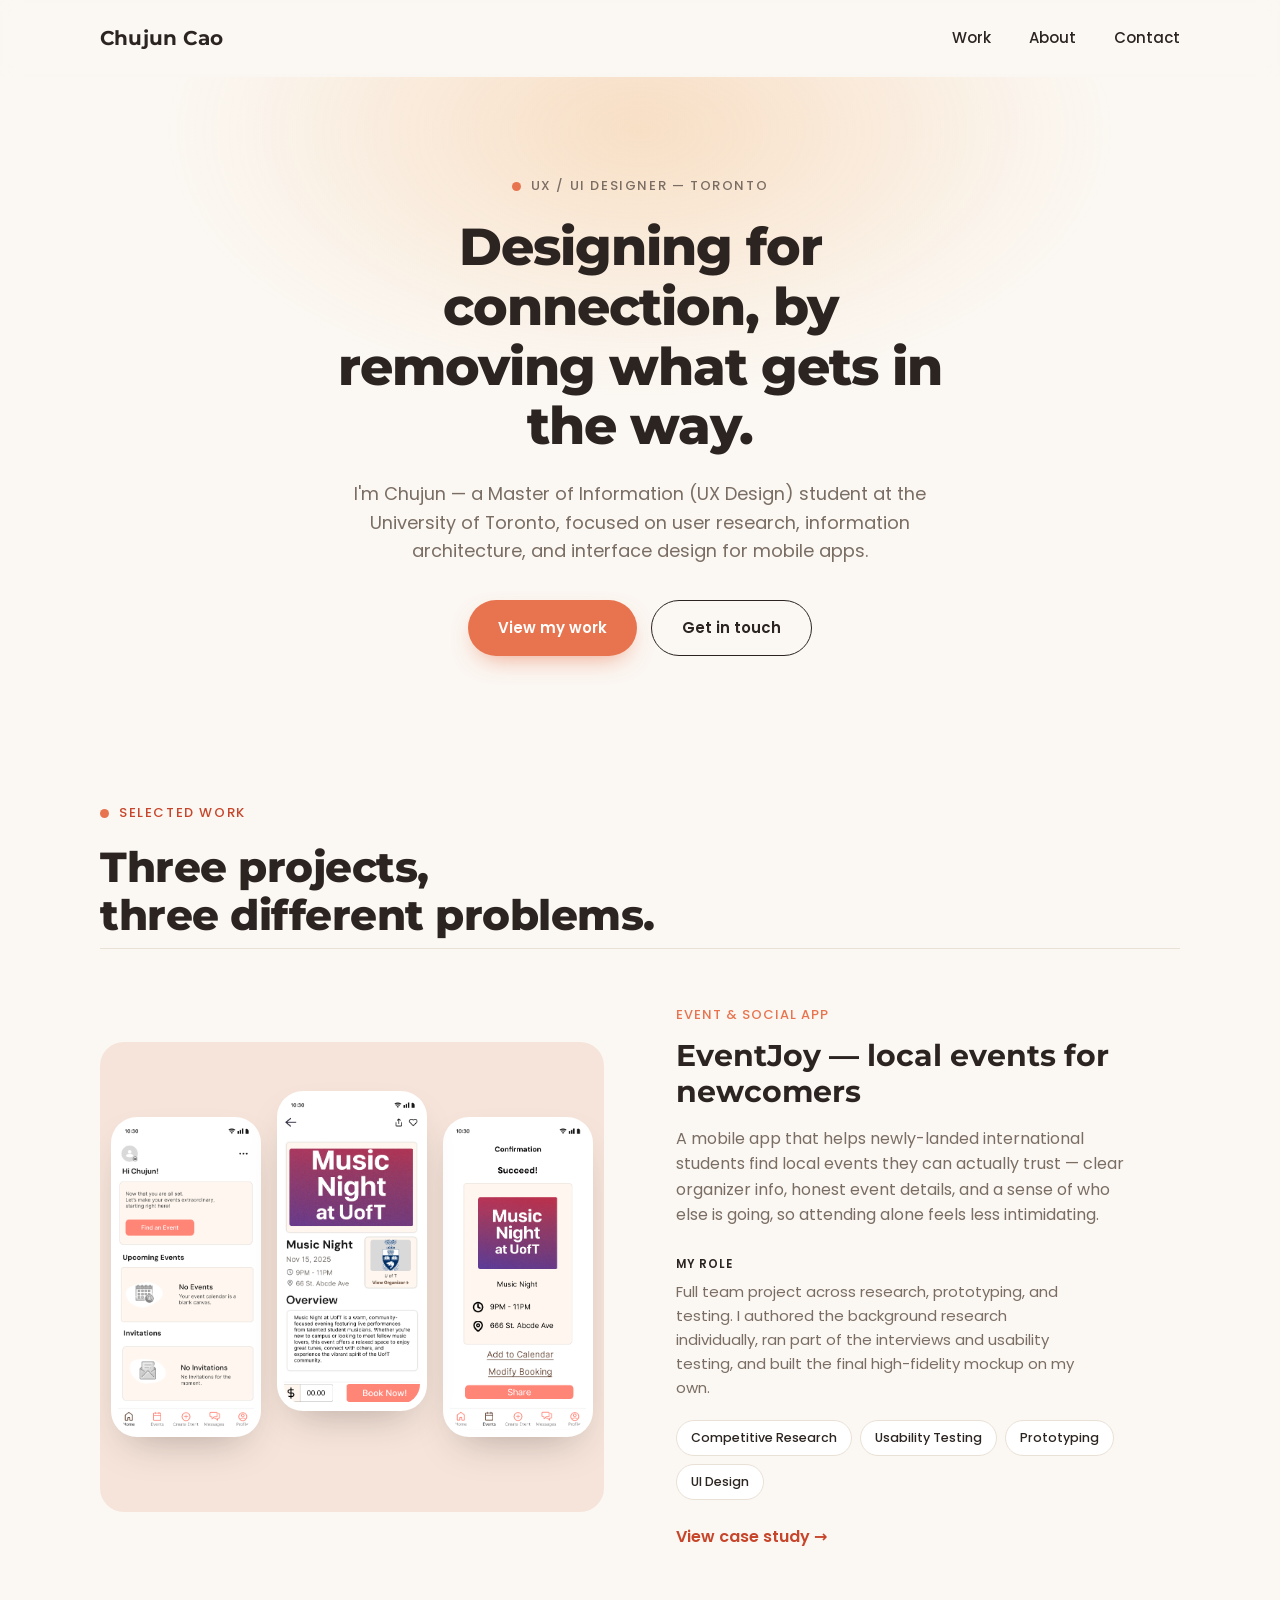
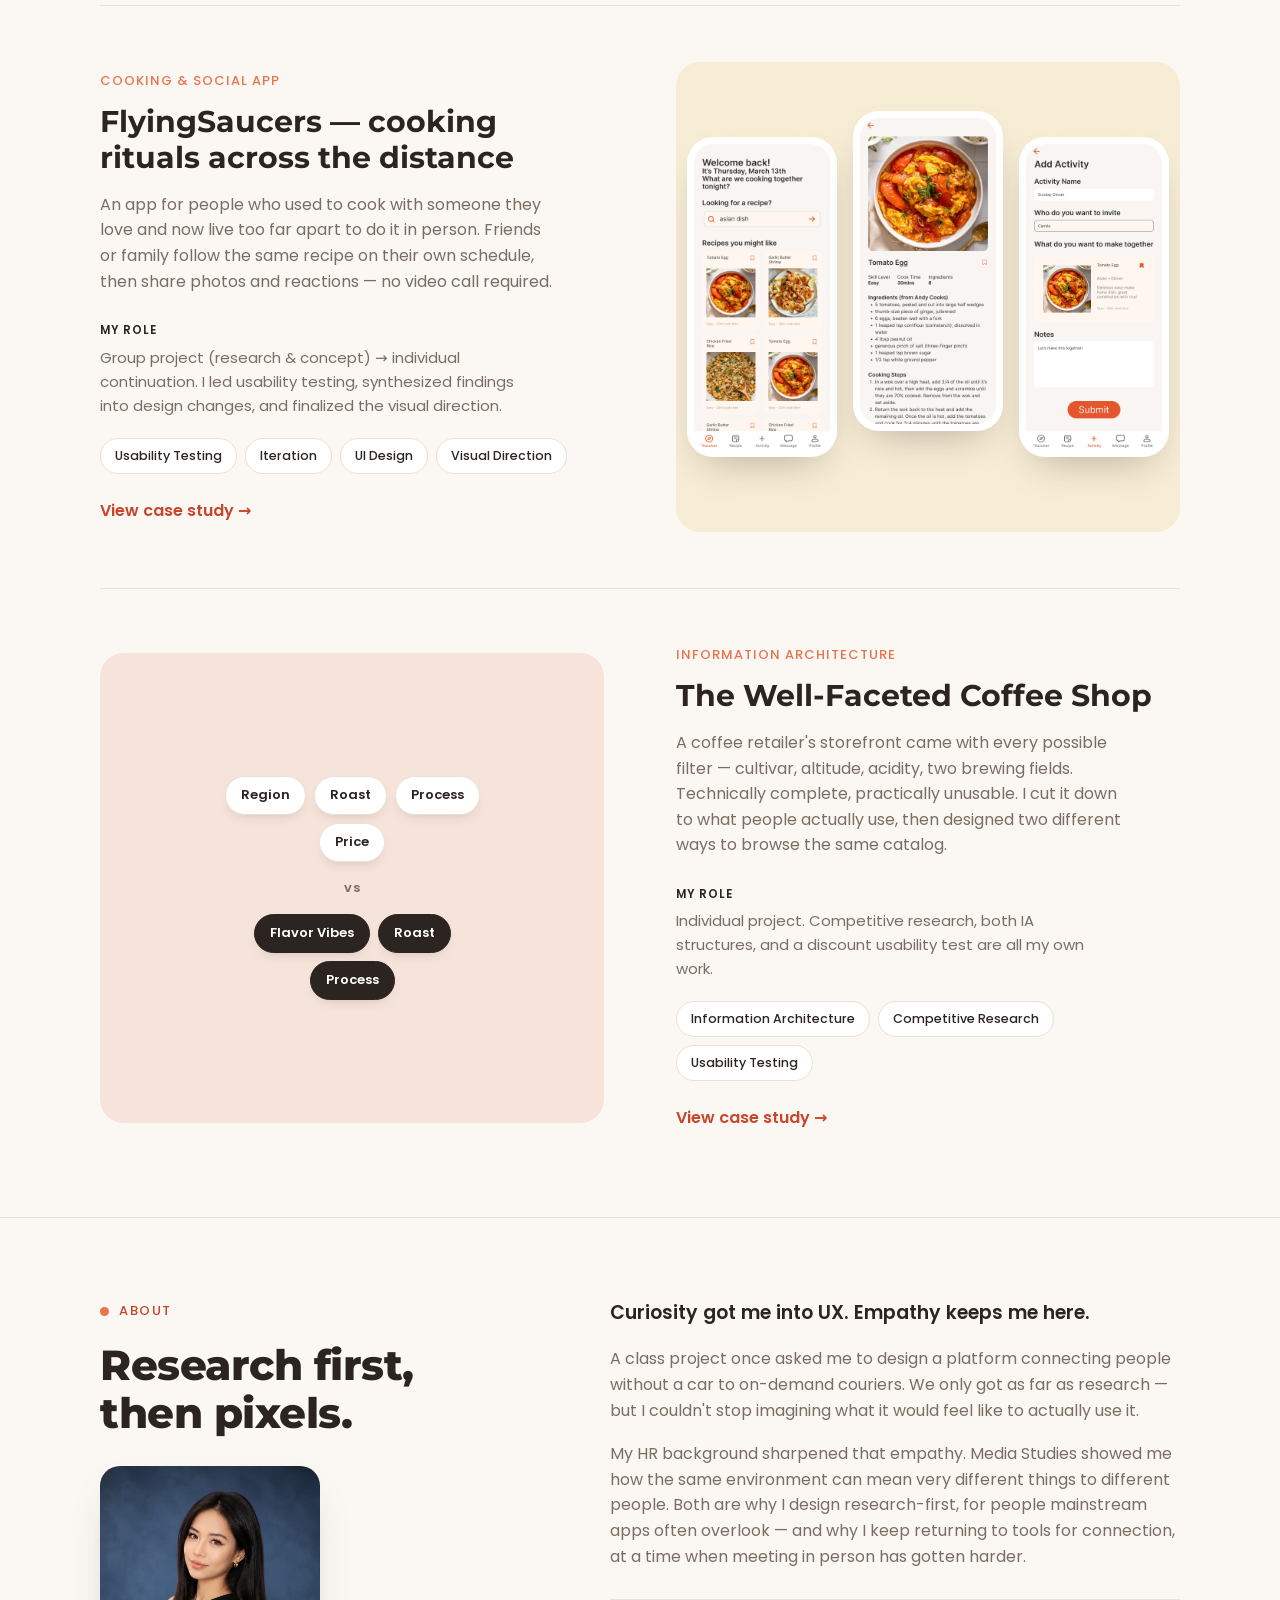
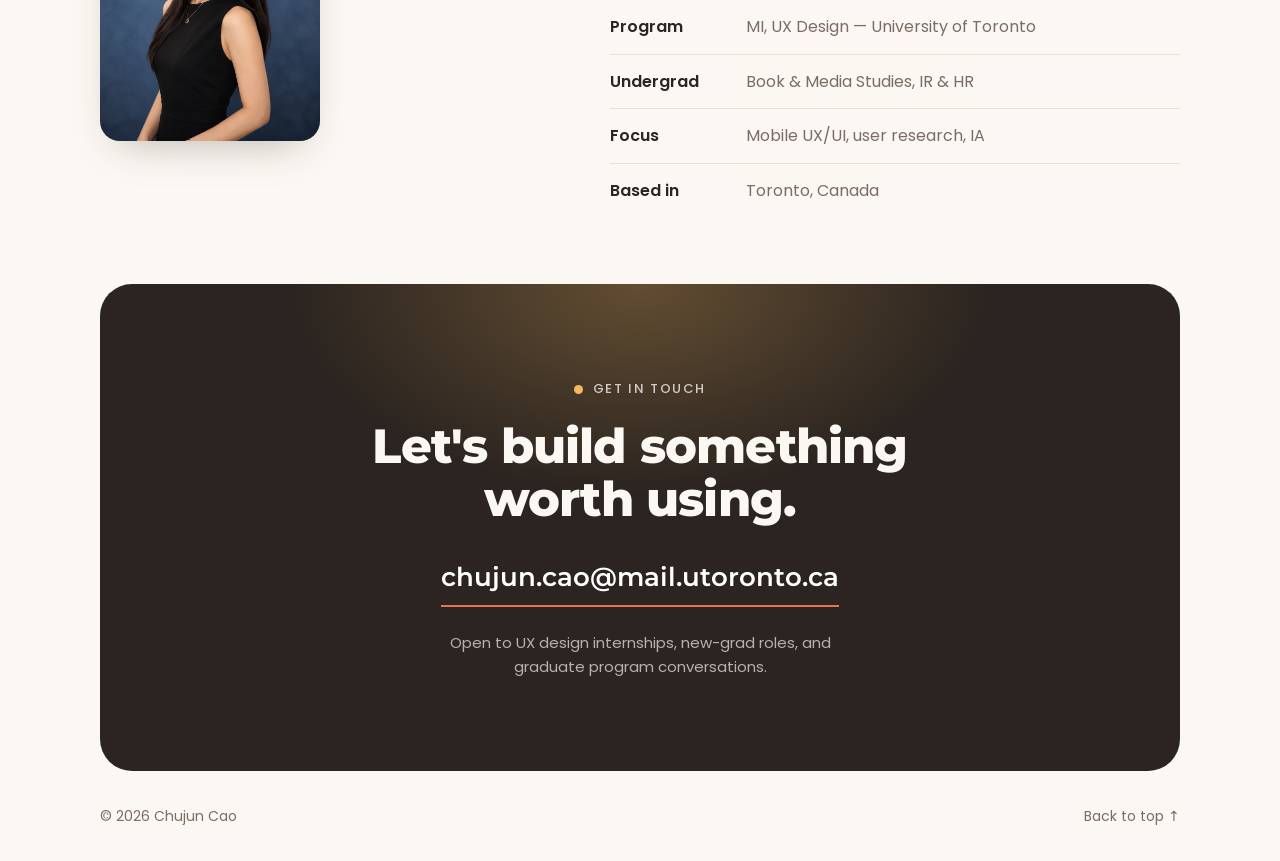
<file: index.html>
<!DOCTYPE html>
<html lang="en">
<head>
  <meta charset="UTF-8" />
  <meta name="viewport" content="width=device-width, initial-scale=1.0" />
  <title>Chujun Cao — UX/UI Designer</title>
  <meta name="description" content="Chujun Cao — UX/UI designer. Master of Information (UX Design) at the University of Toronto. Mobile app design portfolio." />
  <link rel="icon" href="data:image/svg+xml,%3Csvg xmlns='http://www.w3.org/2000/svg' viewBox='0 0 100 100'%3E%3Ccircle cx='50' cy='50' r='50' fill='%23E8744F'/%3E%3Ctext x='50' y='68' font-family='Georgia,serif' font-size='54' fill='white' text-anchor='middle'%3EC%3C/text%3E%3C/svg%3E" />

  <!-- 字体：Montserrat（标题）+ Poppins（正文），和你 Figma 里的设计一致 -->
  <link rel="preconnect" href="https://fonts.googleapis.com" />
  <link rel="preconnect" href="https://fonts.gstatic.com" crossorigin />
  <link href="https://fonts.googleapis.com/css2?family=Montserrat:wght@500;600;700;800&family=Poppins:wght@300;400;500;600&display=swap" rel="stylesheet" />

  <link rel="stylesheet" href="style.css" />
</head>
<body>

  <!-- ===================== 导航栏 ===================== -->
  <header class="nav" id="top">
    <a class="nav__logo" href="#top">Chujun&nbsp;Cao</a>
    <nav class="nav__links" aria-label="Primary">
      <a href="#work">Work</a>
      <a href="#about">About</a>
      <a href="#contact">Contact</a>
    </nav>
  </header>

  <main>
    <!-- ===================== HERO 首屏 ===================== -->
    <section class="hero reveal">
      <p class="eyebrow"><span class="dot" aria-hidden="true"></span>UX / UI DESIGNER — TORONTO</p>
      <!-- 想改大标题就改这里 -->
      <h1 class="hero__title">Designing for connection, by removing what gets in the way.</h1>
      <p class="hero__sub">
        I'm Chujun — a Master of Information (UX&nbsp;Design) student at the University of
        Toronto, focused on user research, information architecture, and interface design
        for mobile apps.
      </p>
      <div class="hero__cta">
        <a class="btn btn--solid" href="#work">View my work</a>
        <a class="btn btn--ghost" href="#contact">Get in touch</a>
      </div>
    </section>

    <!-- ===================== 精选作品 ===================== -->
    <section class="work" id="work">
      <div class="section-head reveal">
        <p class="eyebrow eyebrow--red"><span class="dot" aria-hidden="true"></span>SELECTED WORK</p>
        <h2 class="section-title">Three projects,<br />three different problems.</h2>
      </div>

      <!-- ---------- 项目 1：活动 App ---------- -->
      <article class="project reveal">
        <!-- 预览区：把你的截图放进 images 文件夹，命名 eventjoy-1.png / eventjoy-2.png / eventjoy-3.png 即可自动显示 -->
        <div class="project__preview project__preview--peach">
          <div class="phones">
            <div class="phone"><img src="images/eventjoy-1.png" alt="EventJoy home screen" onerror="this.closest('.phone').classList.add('phone--empty')" /><span class="phone__hint">eventjoy-1.png</span></div>
            <div class="phone phone--lift"><img src="images/eventjoy-2.png" alt="EventJoy event detail" onerror="this.closest('.phone').classList.add('phone--empty')" /><span class="phone__hint">eventjoy-2.png</span></div>
            <div class="phone"><img src="images/eventjoy-3.png" alt="EventJoy booking confirmation" onerror="this.closest('.phone').classList.add('phone--empty')" /><span class="phone__hint">eventjoy-3.png</span></div>
          </div>
        </div>

        <div class="project__info">
          <p class="project__label">EVENT &amp; SOCIAL APP</p>
          <h3 class="project__title">EventJoy — local events for newcomers</h3>
          <p class="project__desc">
            A mobile app that helps newly-landed international students find local events
            they can actually trust — clear organizer info, honest event details, and a
            sense of who else is going, so attending alone feels less intimidating.
          </p>
          <div class="project__role">
            <span class="role-label">MY ROLE</span>
            <p>Full team project across research, prototyping, and testing. I authored the background research individually, ran part of the interviews and usability testing, and built the final high-fidelity mockup on my own.</p>
          </div>
          <ul class="tags">
            <li>Competitive Research</li><li>Usability Testing</li><li>Prototyping</li><li>UI Design</li>
          </ul>
          <a class="project__link" href="eventjoy.html">View case study →</a>
        </div>
      </article>

      <!-- ---------- 项目 2：烹饪 App ---------- -->
      <article class="project project--reverse reveal">
        <div class="project__preview project__preview--sand">
          <div class="phones">
            <div class="phone"><img src="images/cook-1.png" alt="FlyingSaucers discover screen" onerror="this.closest('.phone').classList.add('phone--empty')" /><span class="phone__hint">cook-1.png</span></div>
            <div class="phone phone--lift"><img src="images/cook-2.png" alt="FlyingSaucers recipe detail" onerror="this.closest('.phone').classList.add('phone--empty')" /><span class="phone__hint">cook-2.png</span></div>
            <div class="phone"><img src="images/cook-3.png" alt="FlyingSaucers activity invite" onerror="this.closest('.phone').classList.add('phone--empty')" /><span class="phone__hint">cook-3.png</span></div>
          </div>
        </div>

        <div class="project__info">
          <p class="project__label">COOKING &amp; SOCIAL APP</p>
          <h3 class="project__title">FlyingSaucers — cooking rituals across the distance</h3>
          <p class="project__desc">
            An app for people who used to cook with someone they love and now live too far
            apart to do it in person. Friends or family follow the same recipe on their own
            schedule, then share photos and reactions — no video call required.
          </p>
          <div class="project__role">
            <span class="role-label">MY ROLE</span>
            <p>Group project (research &amp; concept) → individual continuation. I led usability testing, synthesized findings into design changes, and finalized the visual direction.</p>
          </div>
          <ul class="tags">
            <li>Usability Testing</li><li>Iteration</li><li>UI Design</li><li>Visual Direction</li>
          </ul>
          <a class="project__link" href="flyingsaucers.html">View case study →</a>
        </div>
      </article>

      <!-- ---------- 项目 3：信息架构 ---------- -->
      <article class="project reveal">
        <div class="project__preview project__preview--peach project__preview--center">
          <div class="facet-preview">
            <div class="facet-preview__group">
              <span class="facet-chip">Region</span><span class="facet-chip">Roast</span><span class="facet-chip">Process</span><span class="facet-chip">Price</span>
            </div>
            <div class="facet-preview__arrow">vs</div>
            <div class="facet-preview__group">
              <span class="facet-chip facet-chip--alt">Flavor Vibes</span><span class="facet-chip facet-chip--alt">Roast</span><span class="facet-chip facet-chip--alt">Process</span>
            </div>
          </div>
        </div>

        <div class="project__info">
          <p class="project__label">INFORMATION ARCHITECTURE</p>
          <h3 class="project__title">The Well-Faceted Coffee Shop</h3>
          <p class="project__desc">
            A coffee retailer's storefront came with every possible filter — cultivar,
            altitude, acidity, two brewing fields. Technically complete, practically
            unusable. I cut it down to what people actually use, then designed two
            different ways to browse the same catalog.
          </p>
          <div class="project__role">
            <span class="role-label">MY ROLE</span>
            <p>Individual project. Competitive research, both IA structures, and a discount usability test are all my own work.</p>
          </div>
          <ul class="tags">
            <li>Information Architecture</li><li>Competitive Research</li><li>Usability Testing</li>
          </ul>
          <a class="project__link" href="coffee-ia.html">View case study →</a>
        </div>
      </article>
    </section>

    <!-- ===================== 关于 ===================== -->
    <section class="about reveal" id="about">
      <div class="about__grid">
        <div>
          <p class="eyebrow eyebrow--red"><span class="dot" aria-hidden="true"></span>ABOUT</p>
          <h2 class="section-title">Research first,<br />then pixels.</h2>
          <!-- 职业照：把照片改名为 profile.jpg 放进 images 文件夹即可自动显示 -->
          <div class="about__photo">
            <img src="images/profile.png" alt="Chujun Cao" onerror="this.closest('.about__photo').classList.add('about__photo--empty')" />
            <span class="about__photo-hint">profile.jpg</span>
          </div>
        </div>
        <div class="about__body">
          <p class="about-hook">Curiosity got me into UX. Empathy keeps me here.</p>
          <p>
            A class project once asked me to design a platform connecting people without a
            car to on-demand couriers. We only got as far as research — but I couldn't stop
            imagining what it would feel like to actually use it.
          </p>
          <p>
            My HR background sharpened that empathy. Media Studies showed me how the same
            environment can mean very different things to different people. Both are why I
            design research-first, for people mainstream apps often overlook — and why I
            keep returning to tools for connection, at a time when meeting in person has
            gotten harder.
          </p>
          <dl class="facts">
            <div><dt>Program</dt><dd>MI, UX Design — University of Toronto</dd></div>
            <div><dt>Undergrad</dt><dd>Book &amp; Media Studies, IR &amp; HR</dd></div>
            <div><dt>Focus</dt><dd>Mobile UX/UI, user research, IA</dd></div>
            <div><dt>Based in</dt><dd>Toronto, Canada</dd></div>
          </dl>
        </div>
      </div>
    </section>

    <!-- ===================== 联系 ===================== -->
    <section class="contact reveal" id="contact">
      <p class="eyebrow eyebrow--light"><span class="dot dot--light" aria-hidden="true"></span>GET IN TOUCH</p>
      <h2 class="contact__title">Let's build something<br />worth using.</h2>
      <a class="contact__mail" href="mailto:chujun.cao@mail.utoronto.ca">chujun.cao@mail.utoronto.ca</a>
      <p class="contact__note">Open to UX design internships, new-grad roles, and graduate program conversations.</p>
    </section>
  </main>

  <footer class="footer">
    <span>© <span id="year"></span> Chujun Cao</span>
    <a href="#top">Back to top ↑</a>
  </footer>

  <script>
    // 页脚年份自动更新
    document.getElementById('year').textContent = new Date().getFullYear();

    // 滚动到视口时淡入（尊重"减少动画"系统设置）
    const reduce = window.matchMedia('(prefers-reduced-motion: reduce)').matches;
    if (!reduce && 'IntersectionObserver' in window) {
      const io = new IntersectionObserver((entries) => {
        entries.forEach((e) => { if (e.isIntersecting) { e.target.classList.add('is-in'); io.unobserve(e.target); } });
      }, { threshold: 0.12 });
      document.querySelectorAll('.reveal').forEach((el) => io.observe(el));
    } else {
      document.querySelectorAll('.reveal').forEach((el) => el.classList.add('is-in'));
    }
  </script>
</body>
</html>
</file>
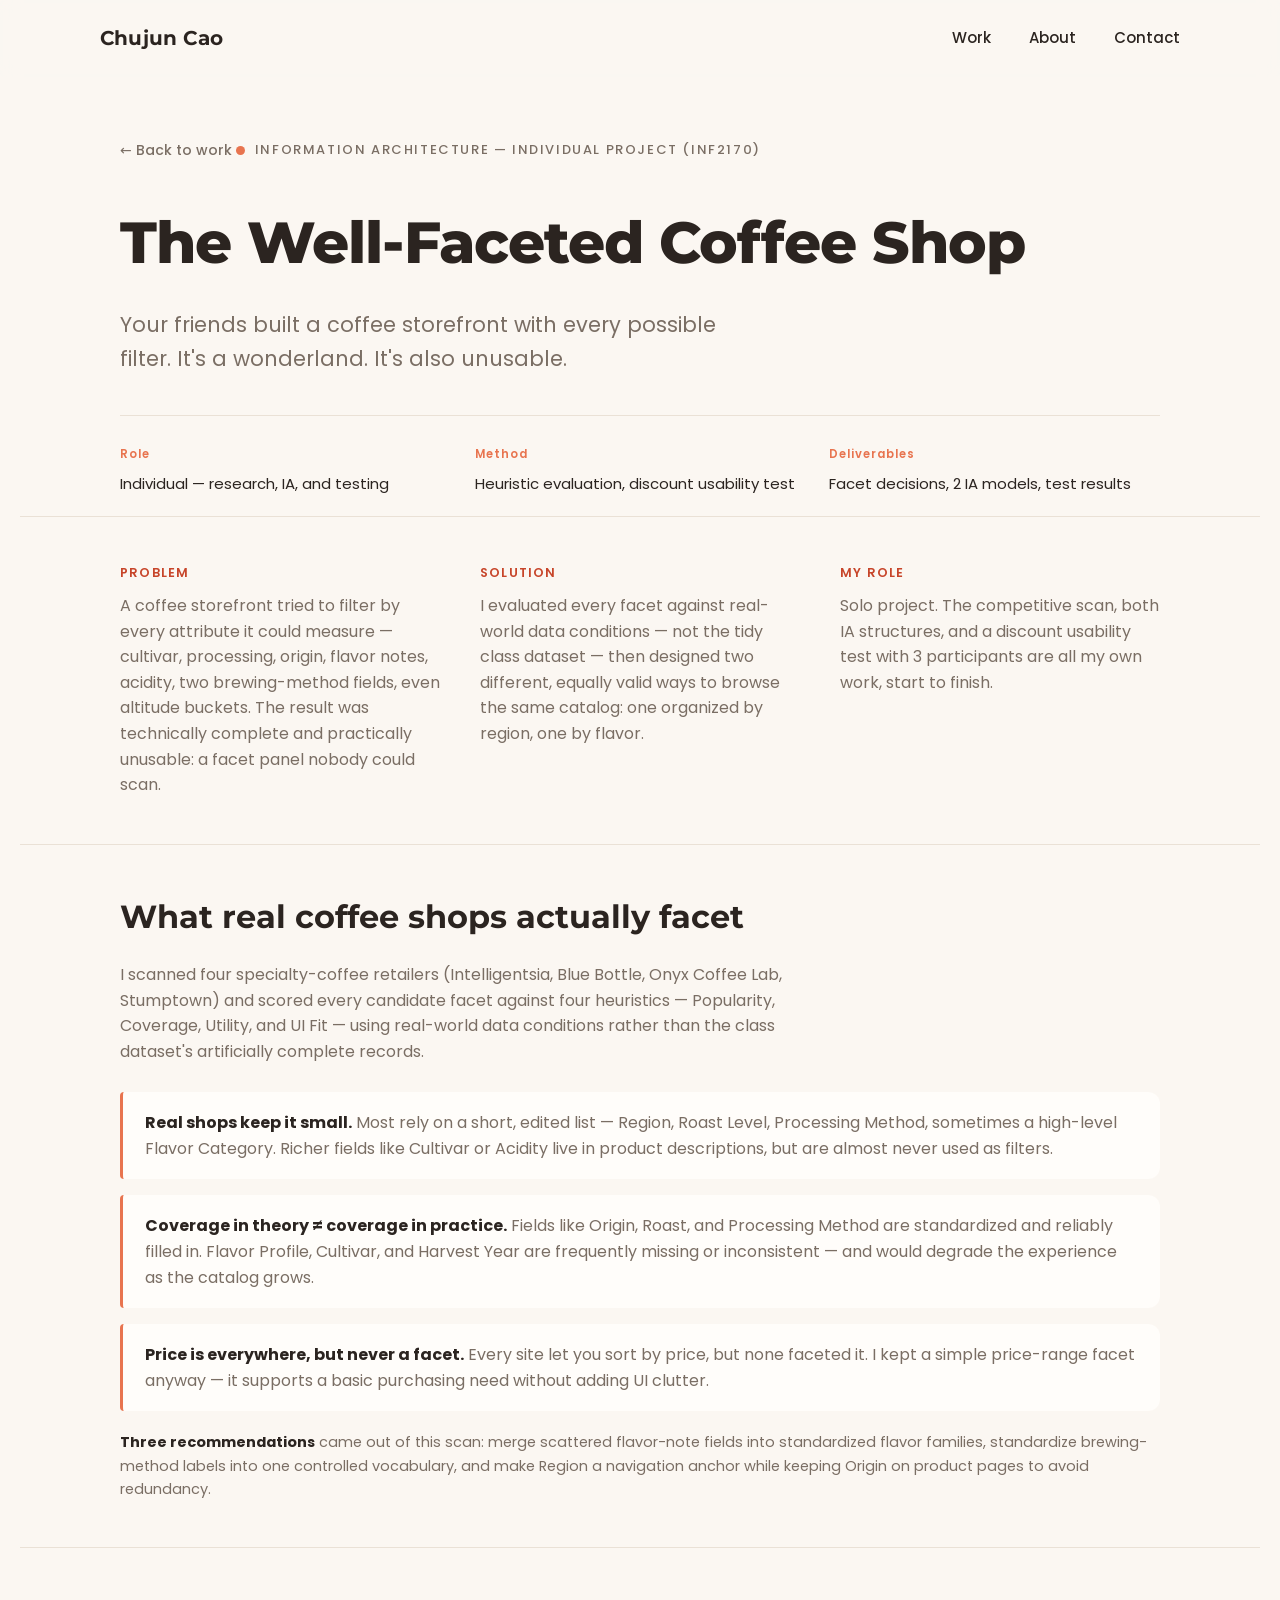
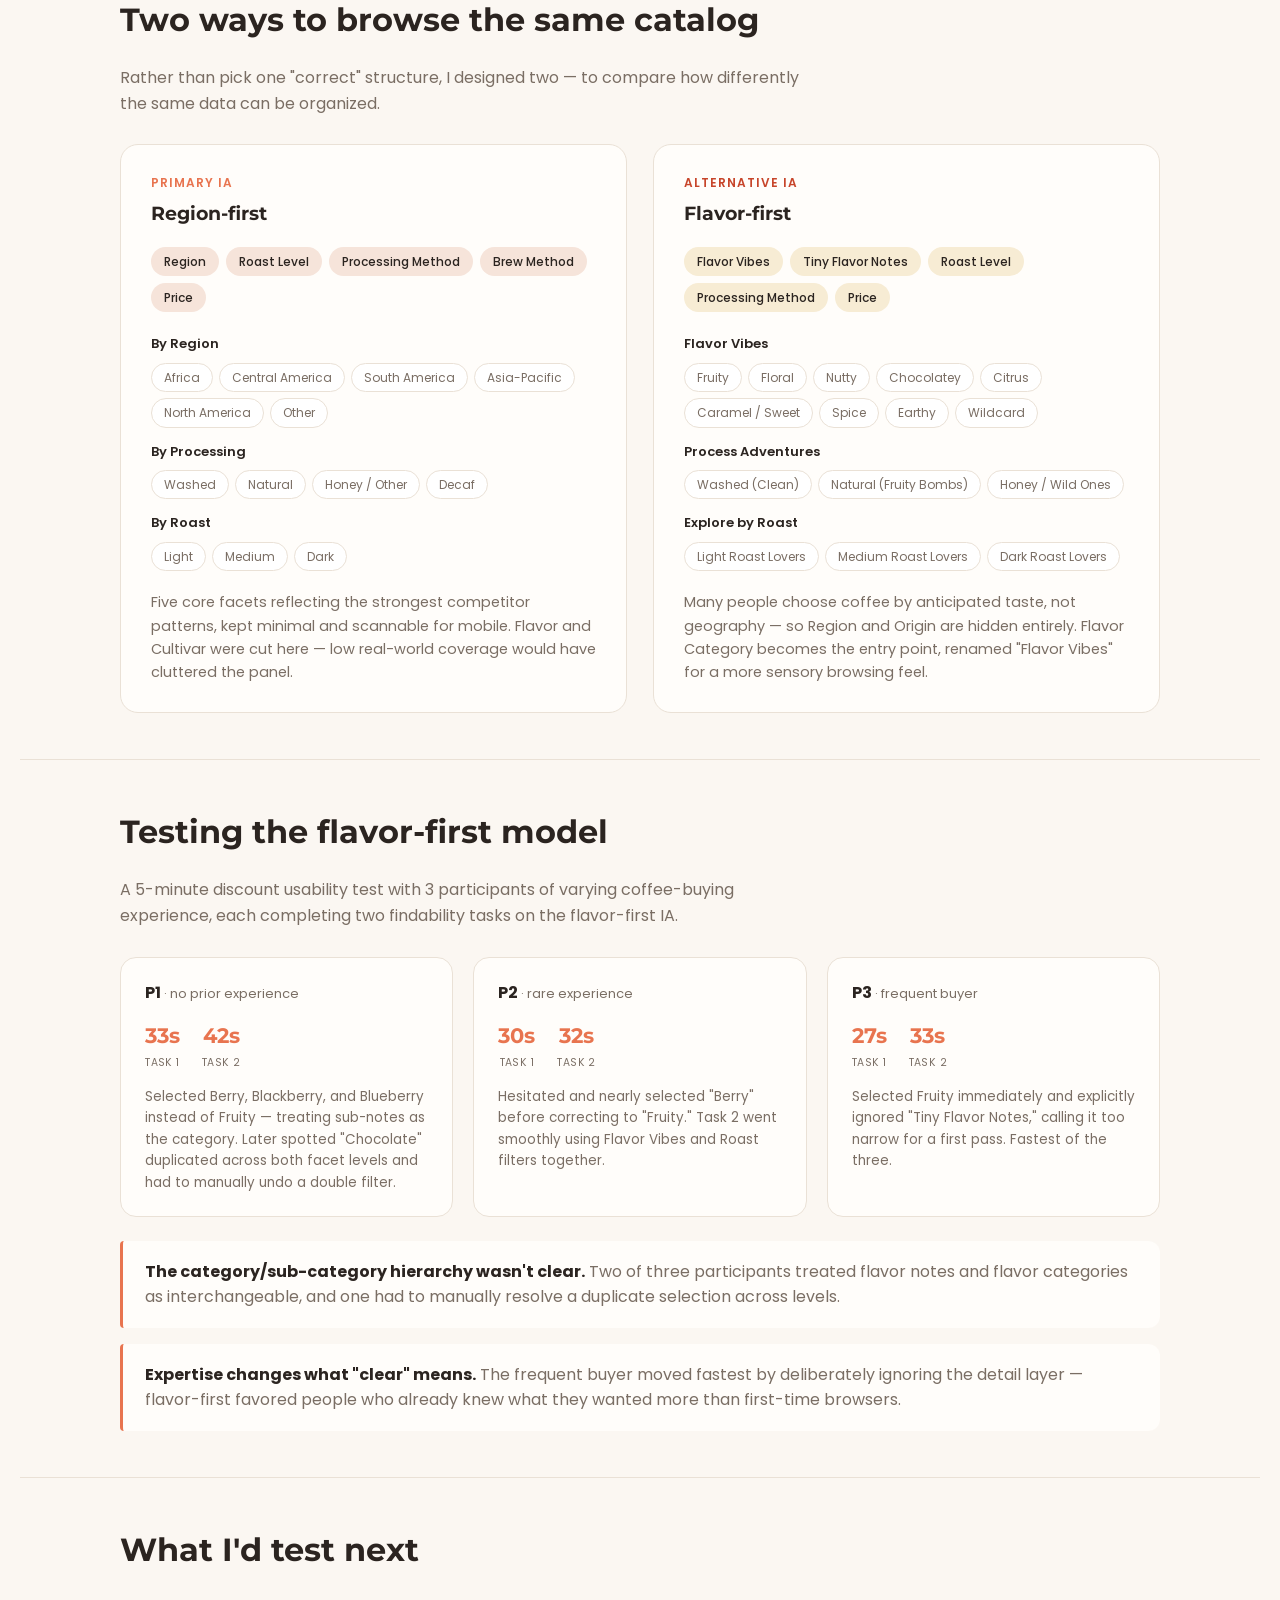
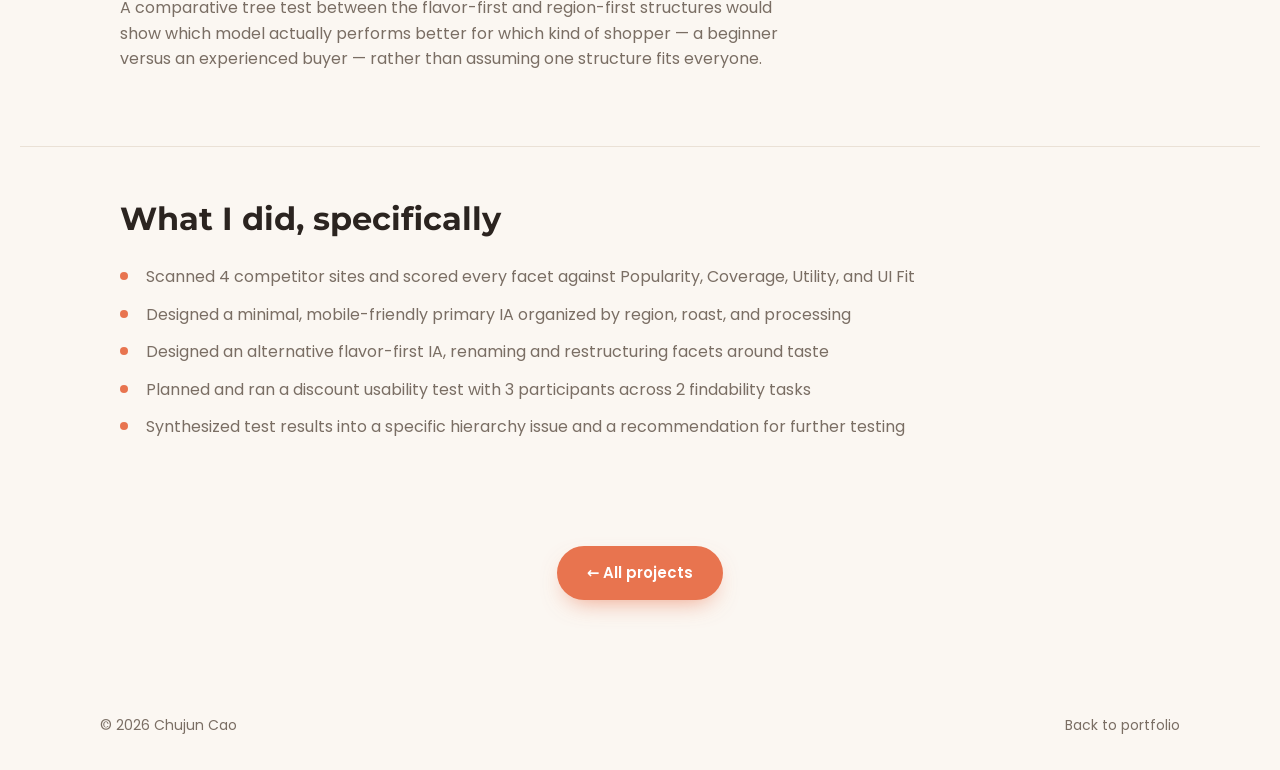
<file: coffee-ia.html>
<!DOCTYPE html>
<html lang="en">
<head>
  <meta charset="UTF-8" />
  <meta name="viewport" content="width=device-width, initial-scale=1.0" />
  <title>The Well-Faceted Coffee Shop — Case Study · Chujun Cao</title>
  <meta name="description" content="Case study: restructuring an over-faceted coffee shop's navigation using IA heuristics, two competing IA models, and usability testing." />
  <link rel="icon" href="data:image/svg+xml,%3Csvg xmlns='http://www.w3.org/2000/svg' viewBox='0 0 100 100'%3E%3Ccircle cx='50' cy='50' r='50' fill='%23E8744F'/%3E%3Ctext x='50' y='68' font-family='Georgia,serif' font-size='54' fill='white' text-anchor='middle'%3EC%3C/text%3E%3C/svg%3E" />

  <link rel="preconnect" href="https://fonts.googleapis.com" />
  <link rel="preconnect" href="https://fonts.gstatic.com" crossorigin />
  <link href="https://fonts.googleapis.com/css2?family=Montserrat:wght@500;600;700;800&family=Poppins:wght@300;400;500;600&display=swap" rel="stylesheet" />

  <link rel="stylesheet" href="style.css" />
</head>
<body>

  <!-- ===================== 导航栏 ===================== -->
  <header class="nav" id="top">
    <a class="nav__logo" href="index.html">Chujun&nbsp;Cao</a>
    <nav class="nav__links" aria-label="Primary">
      <a href="index.html#work">Work</a>
      <a href="index.html#about">About</a>
      <a href="index.html#contact">Contact</a>
    </nav>
  </header>

  <main>
    <!-- ===================== CASE STUDY HERO ===================== -->
    <section class="case-hero reveal">
      <a class="back-link" href="index.html#work">← Back to work</a>
      <p class="eyebrow"><span class="dot" aria-hidden="true"></span>INFORMATION ARCHITECTURE — INDIVIDUAL PROJECT (INF2170)</p>
      <h1 class="case-hero__title">The Well-Faceted Coffee Shop</h1>
      <p class="case-hero__hook">Your friends built a coffee storefront with every possible filter. It's a wonderland. It's also unusable.</p>
      <div class="case-hero__meta">
        <div><span class="meta-label">Role</span><p>Individual — research, IA, and testing</p></div>
        <div><span class="meta-label">Method</span><p>Heuristic evaluation, discount usability test</p></div>
        <div><span class="meta-label">Deliverables</span><p>Facet decisions, 2 IA models, test results</p></div>
      </div>
    </section>

    <!-- ===================== OVERVIEW ===================== -->
    <section class="case-block reveal">
      <div class="case-grid">
        <div class="case-col">
          <p class="case-kicker">PROBLEM</p>
          <p>A coffee storefront tried to filter by every attribute it could measure —
          cultivar, processing, origin, flavor notes, acidity, two brewing-method fields,
          even altitude buckets. The result was technically complete and practically
          unusable: a facet panel nobody could scan.</p>
        </div>
        <div class="case-col">
          <p class="case-kicker">SOLUTION</p>
          <p>I evaluated every facet against real-world data conditions — not the tidy
          class dataset — then designed two different, equally valid ways to browse the
          same catalog: one organized by region, one by flavor.</p>
        </div>
        <div class="case-col">
          <p class="case-kicker">MY ROLE</p>
          <p>Solo project. The competitive scan, both IA structures, and a discount
          usability test with 3 participants are all my own work, start to finish.</p>
        </div>
      </div>
    </section>

    <!-- ===================== COMPETITIVE SCAN & FACET DECISIONS ===================== -->
    <section class="case-block reveal">
      <h2 class="case-h2">What real coffee shops actually facet</h2>
      <p class="case-lead">
        I scanned four specialty-coffee retailers (Intelligentsia, Blue Bottle, Onyx Coffee
        Lab, Stumptown) and scored every candidate facet against four heuristics —
        Popularity, Coverage, Utility, and UI Fit — using real-world data conditions rather
        than the class dataset's artificially complete records.
      </p>
      <ul class="insight-list">
        <li><strong>Real shops keep it small.</strong> Most rely on a short, edited list —
        Region, Roast Level, Processing Method, sometimes a high-level Flavor Category.
        Richer fields like Cultivar or Acidity live in product descriptions, but are almost
        never used as filters.</li>
        <li><strong>Coverage in theory ≠ coverage in practice.</strong> Fields like Origin,
        Roast, and Processing Method are standardized and reliably filled in. Flavor
        Profile, Cultivar, and Harvest Year are frequently missing or inconsistent — and
        would degrade the experience as the catalog grows.</li>
        <li><strong>Price is everywhere, but never a facet.</strong> Every site let you sort
        by price, but none faceted it. I kept a simple price-range facet anyway — it
        supports a basic purchasing need without adding UI clutter.</li>
      </ul>
      <p class="ia-rationale" style="margin-top:20px">
        <strong style="color:var(--dark)">Three recommendations</strong> came out of this
        scan: merge scattered flavor-note fields into standardized flavor families,
        standardize brewing-method labels into one controlled vocabulary, and make Region a
        navigation anchor while keeping Origin on product pages to avoid redundancy.
      </p>
    </section>

    <!-- ===================== TWO IA MODELS ===================== -->
    <section class="case-block reveal">
      <h2 class="case-h2">Two ways to browse the same catalog</h2>
      <p class="case-lead">Rather than pick one "correct" structure, I designed two — to compare how differently the same data can be organized.</p>

      <div class="ia-compare">
        <div class="ia-card">
          <p class="ia-card__tag">PRIMARY IA</p>
          <p class="ia-card__title">Region-first</p>
          <div class="ia-card__facets">
            <span class="facet-pill">Region</span><span class="facet-pill">Roast Level</span><span class="facet-pill">Processing Method</span><span class="facet-pill">Brew Method</span><span class="facet-pill">Price</span>
          </div>
          <div class="nav-tree">
            <div>
              <p class="nav-branch__label">By Region</p>
              <div class="nav-branch__items">
                <span class="nav-chip">Africa</span><span class="nav-chip">Central America</span><span class="nav-chip">South America</span><span class="nav-chip">Asia-Pacific</span><span class="nav-chip">North America</span><span class="nav-chip">Other</span>
              </div>
            </div>
            <div>
              <p class="nav-branch__label">By Processing</p>
              <div class="nav-branch__items">
                <span class="nav-chip">Washed</span><span class="nav-chip">Natural</span><span class="nav-chip">Honey / Other</span><span class="nav-chip">Decaf</span>
              </div>
            </div>
            <div>
              <p class="nav-branch__label">By Roast</p>
              <div class="nav-branch__items">
                <span class="nav-chip">Light</span><span class="nav-chip">Medium</span><span class="nav-chip">Dark</span>
              </div>
            </div>
          </div>
          <p class="ia-rationale">Five core facets reflecting the strongest competitor
          patterns, kept minimal and scannable for mobile. Flavor and Cultivar were cut here
          — low real-world coverage would have cluttered the panel.</p>
        </div>

        <div class="ia-card ia-card--alt">
          <p class="ia-card__tag">ALTERNATIVE IA</p>
          <p class="ia-card__title">Flavor-first</p>
          <div class="ia-card__facets">
            <span class="facet-pill">Flavor Vibes</span><span class="facet-pill">Tiny Flavor Notes</span><span class="facet-pill">Roast Level</span><span class="facet-pill">Processing Method</span><span class="facet-pill">Price</span>
          </div>
          <div class="nav-tree">
            <div>
              <p class="nav-branch__label">Flavor Vibes</p>
              <div class="nav-branch__items">
                <span class="nav-chip">Fruity</span><span class="nav-chip">Floral</span><span class="nav-chip">Nutty</span><span class="nav-chip">Chocolatey</span><span class="nav-chip">Citrus</span><span class="nav-chip">Caramel / Sweet</span><span class="nav-chip">Spice</span><span class="nav-chip">Earthy</span><span class="nav-chip">Wildcard</span>
              </div>
            </div>
            <div>
              <p class="nav-branch__label">Process Adventures</p>
              <div class="nav-branch__items">
                <span class="nav-chip">Washed (Clean)</span><span class="nav-chip">Natural (Fruity Bombs)</span><span class="nav-chip">Honey / Wild Ones</span>
              </div>
            </div>
            <div>
              <p class="nav-branch__label">Explore by Roast</p>
              <div class="nav-branch__items">
                <span class="nav-chip">Light Roast Lovers</span><span class="nav-chip">Medium Roast Lovers</span><span class="nav-chip">Dark Roast Lovers</span>
              </div>
            </div>
          </div>
          <p class="ia-rationale">Many people choose coffee by anticipated taste, not
          geography — so Region and Origin are hidden entirely. Flavor Category becomes the
          entry point, renamed "Flavor Vibes" for a more sensory browsing feel.</p>
        </div>
      </div>
    </section>

    <!-- ===================== USABILITY TESTING ===================== -->
    <section class="case-block reveal">
      <h2 class="case-h2">Testing the flavor-first model</h2>
      <p class="case-lead">
        A 5-minute discount usability test with 3 participants of varying coffee-buying
        experience, each completing two findability tasks on the flavor-first IA.
      </p>

      <div class="test-row">
        <div class="test-card">
          <p class="test-card__name">P1 <span>· no prior experience</span></p>
          <div class="test-time">
            <div><strong>33s</strong><em>TASK 1</em></div>
            <div><strong>42s</strong><em>TASK 2</em></div>
          </div>
          <p class="test-note">Selected Berry, Blackberry, and Blueberry instead of
          Fruity — treating sub-notes as the category. Later spotted "Chocolate" duplicated
          across both facet levels and had to manually undo a double filter.</p>
        </div>
        <div class="test-card">
          <p class="test-card__name">P2 <span>· rare experience</span></p>
          <div class="test-time">
            <div><strong>30s</strong><em>TASK 1</em></div>
            <div><strong>32s</strong><em>TASK 2</em></div>
          </div>
          <p class="test-note">Hesitated and nearly selected "Berry" before correcting to
          "Fruity." Task 2 went smoothly using Flavor Vibes and Roast filters together.</p>
        </div>
        <div class="test-card">
          <p class="test-card__name">P3 <span>· frequent buyer</span></p>
          <div class="test-time">
            <div><strong>27s</strong><em>TASK 1</em></div>
            <div><strong>33s</strong><em>TASK 2</em></div>
          </div>
          <p class="test-note">Selected Fruity immediately and explicitly ignored "Tiny
          Flavor Notes," calling it too narrow for a first pass. Fastest of the three.</p>
        </div>
      </div>

      <ul class="insight-list" style="margin-top:24px">
        <li><strong>The category/sub-category hierarchy wasn't clear.</strong> Two of
        three participants treated flavor notes and flavor categories as interchangeable,
        and one had to manually resolve a duplicate selection across levels.</li>
        <li><strong>Expertise changes what "clear" means.</strong> The frequent buyer moved
        fastest by deliberately ignoring the detail layer — flavor-first favored people who
        already knew what they wanted more than first-time browsers.</li>
      </ul>
    </section>

    <!-- ===================== WHAT'S NEXT ===================== -->
    <section class="case-block reveal">
      <h2 class="case-h2">What I'd test next</h2>
      <p class="case-lead">
        A comparative tree test between the flavor-first and region-first structures would
        show which model actually performs better for which kind of shopper — a beginner
        versus an experienced buyer — rather than assuming one structure fits everyone.
      </p>
    </section>

    <!-- ===================== MY CONTRIBUTION ===================== -->
    <section class="case-block reveal">
      <h2 class="case-h2">What I did, specifically</h2>
      <ul class="contribution-list">
        <li>Scanned 4 competitor sites and scored every facet against Popularity, Coverage, Utility, and UI Fit</li>
        <li>Designed a minimal, mobile-friendly primary IA organized by region, roast, and processing</li>
        <li>Designed an alternative flavor-first IA, renaming and restructuring facets around taste</li>
        <li>Planned and ran a discount usability test with 3 participants across 2 findability tasks</li>
        <li>Synthesized test results into a specific hierarchy issue and a recommendation for further testing</li>
      </ul>
    </section>

    <!-- ===================== FOOTER NAV ===================== -->
    <section class="case-nav reveal">
      <a class="btn btn--solid" href="index.html#work">← All projects</a>
    </section>
  </main>

  <footer class="footer">
    <span>© <span id="year"></span> Chujun Cao</span>
    <a href="index.html">Back to portfolio</a>
  </footer>

  <script>
    document.getElementById('year').textContent = new Date().getFullYear();
    const reduce = window.matchMedia('(prefers-reduced-motion: reduce)').matches;
    if (!reduce && 'IntersectionObserver' in window) {
      const io = new IntersectionObserver((entries) => {
        entries.forEach((e) => { if (e.isIntersecting) { e.target.classList.add('is-in'); io.unobserve(e.target); } });
      }, { threshold: 0.1 });
      document.querySelectorAll('.reveal').forEach((el) => io.observe(el));
    } else {
      document.querySelectorAll('.reveal').forEach((el) => el.classList.add('is-in'));
    }
  </script>
</body>
</html>
</file>
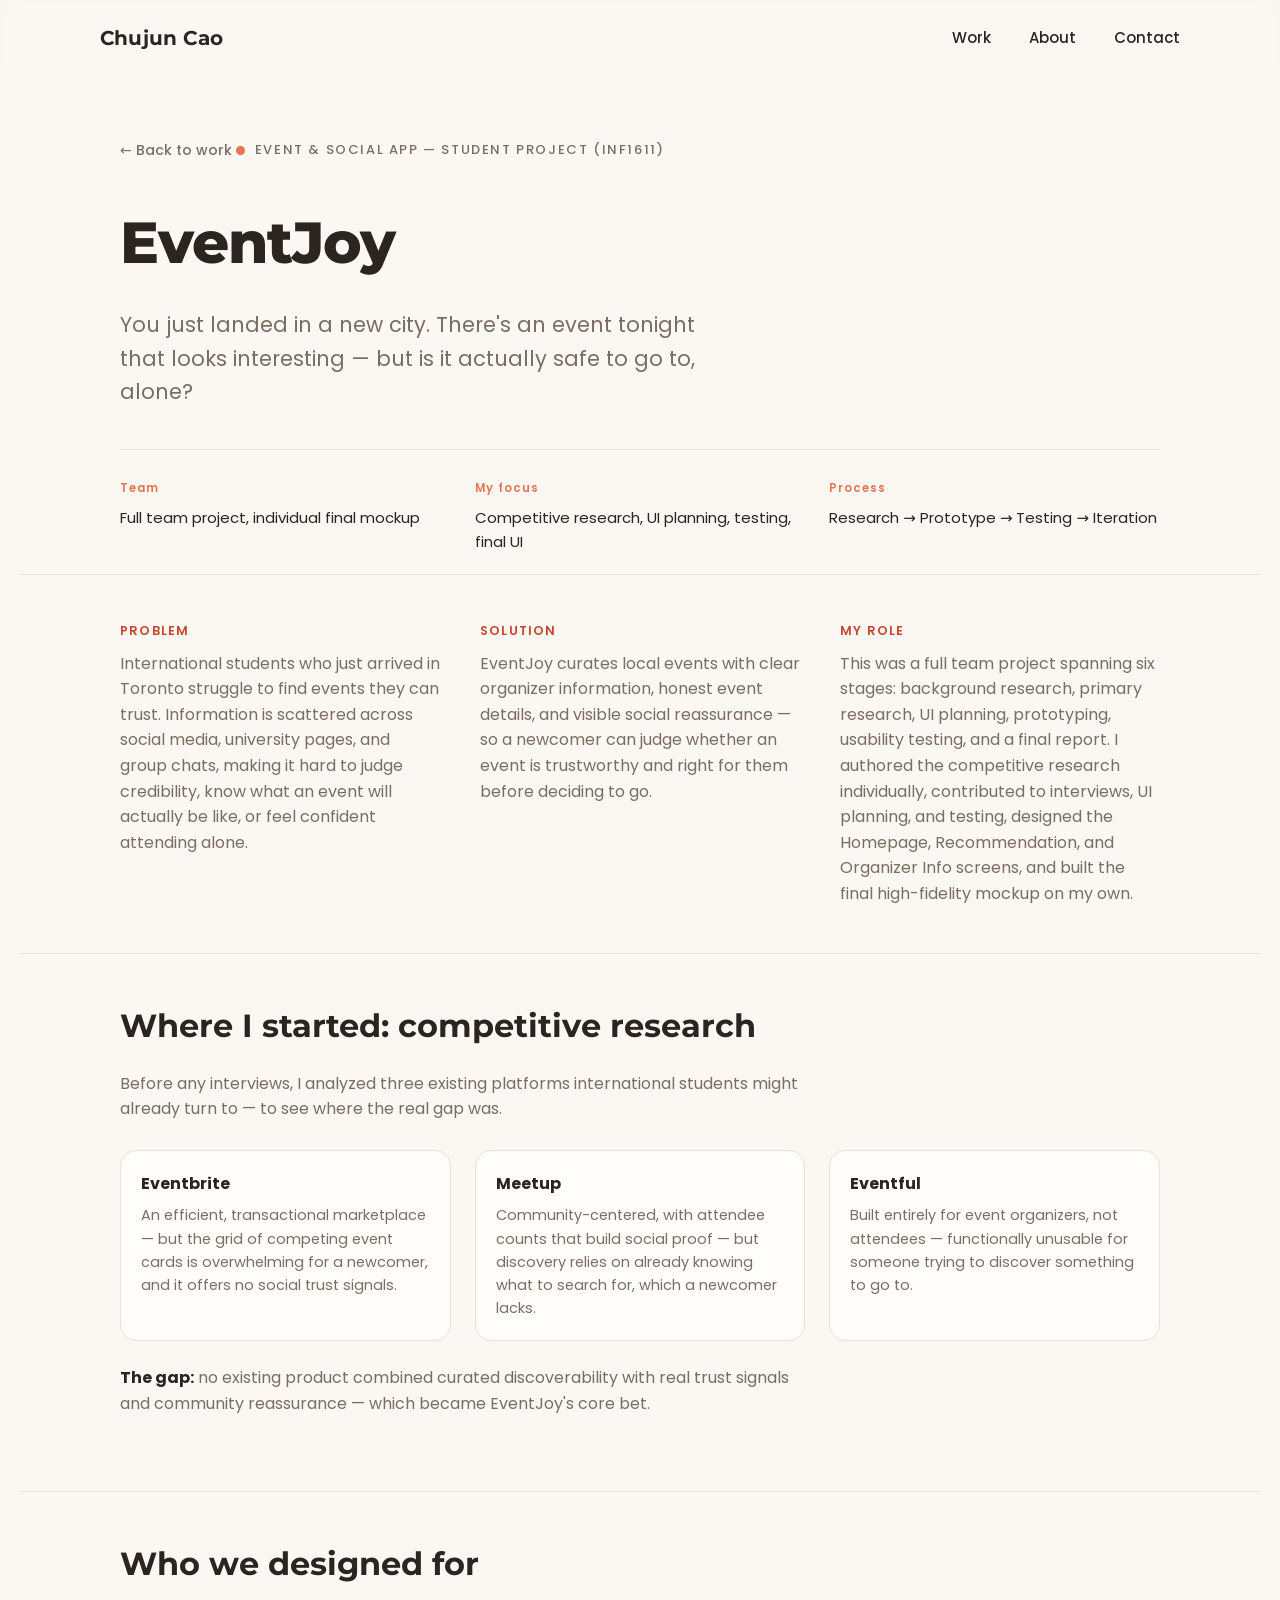
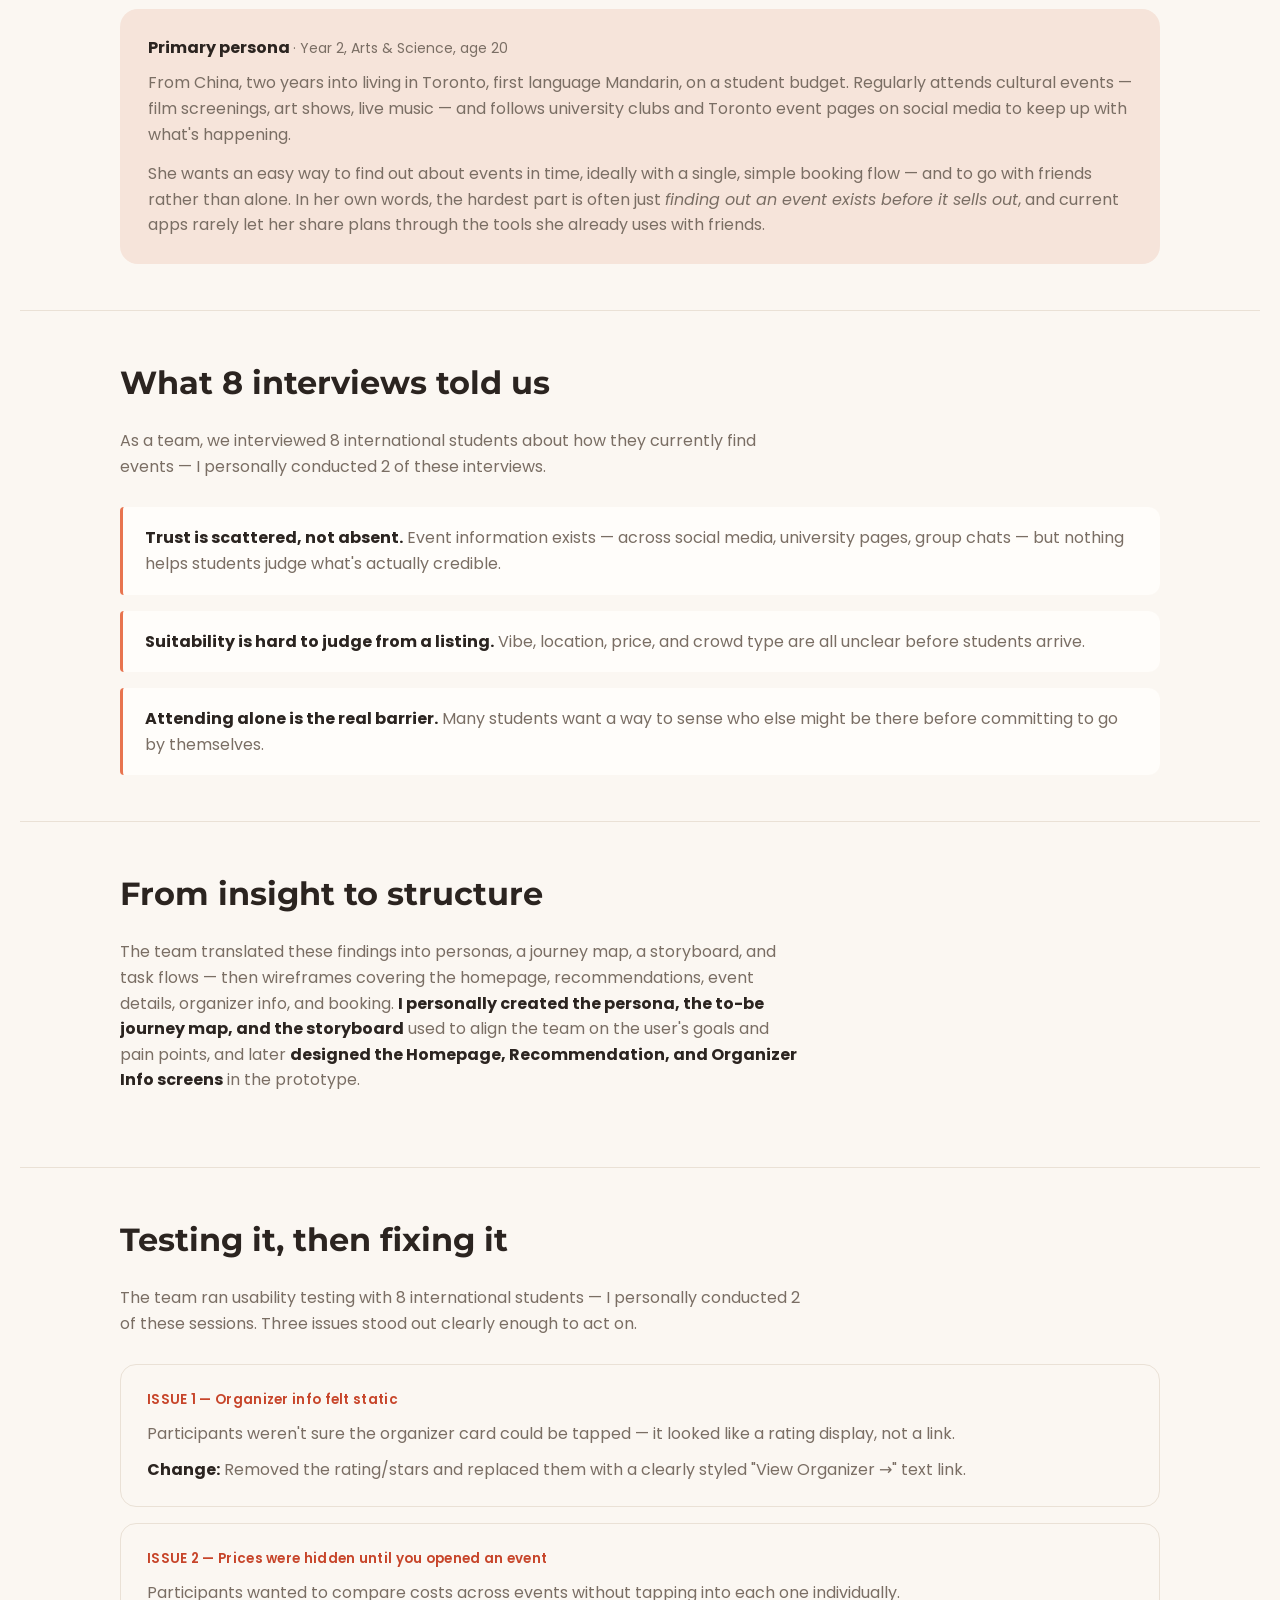
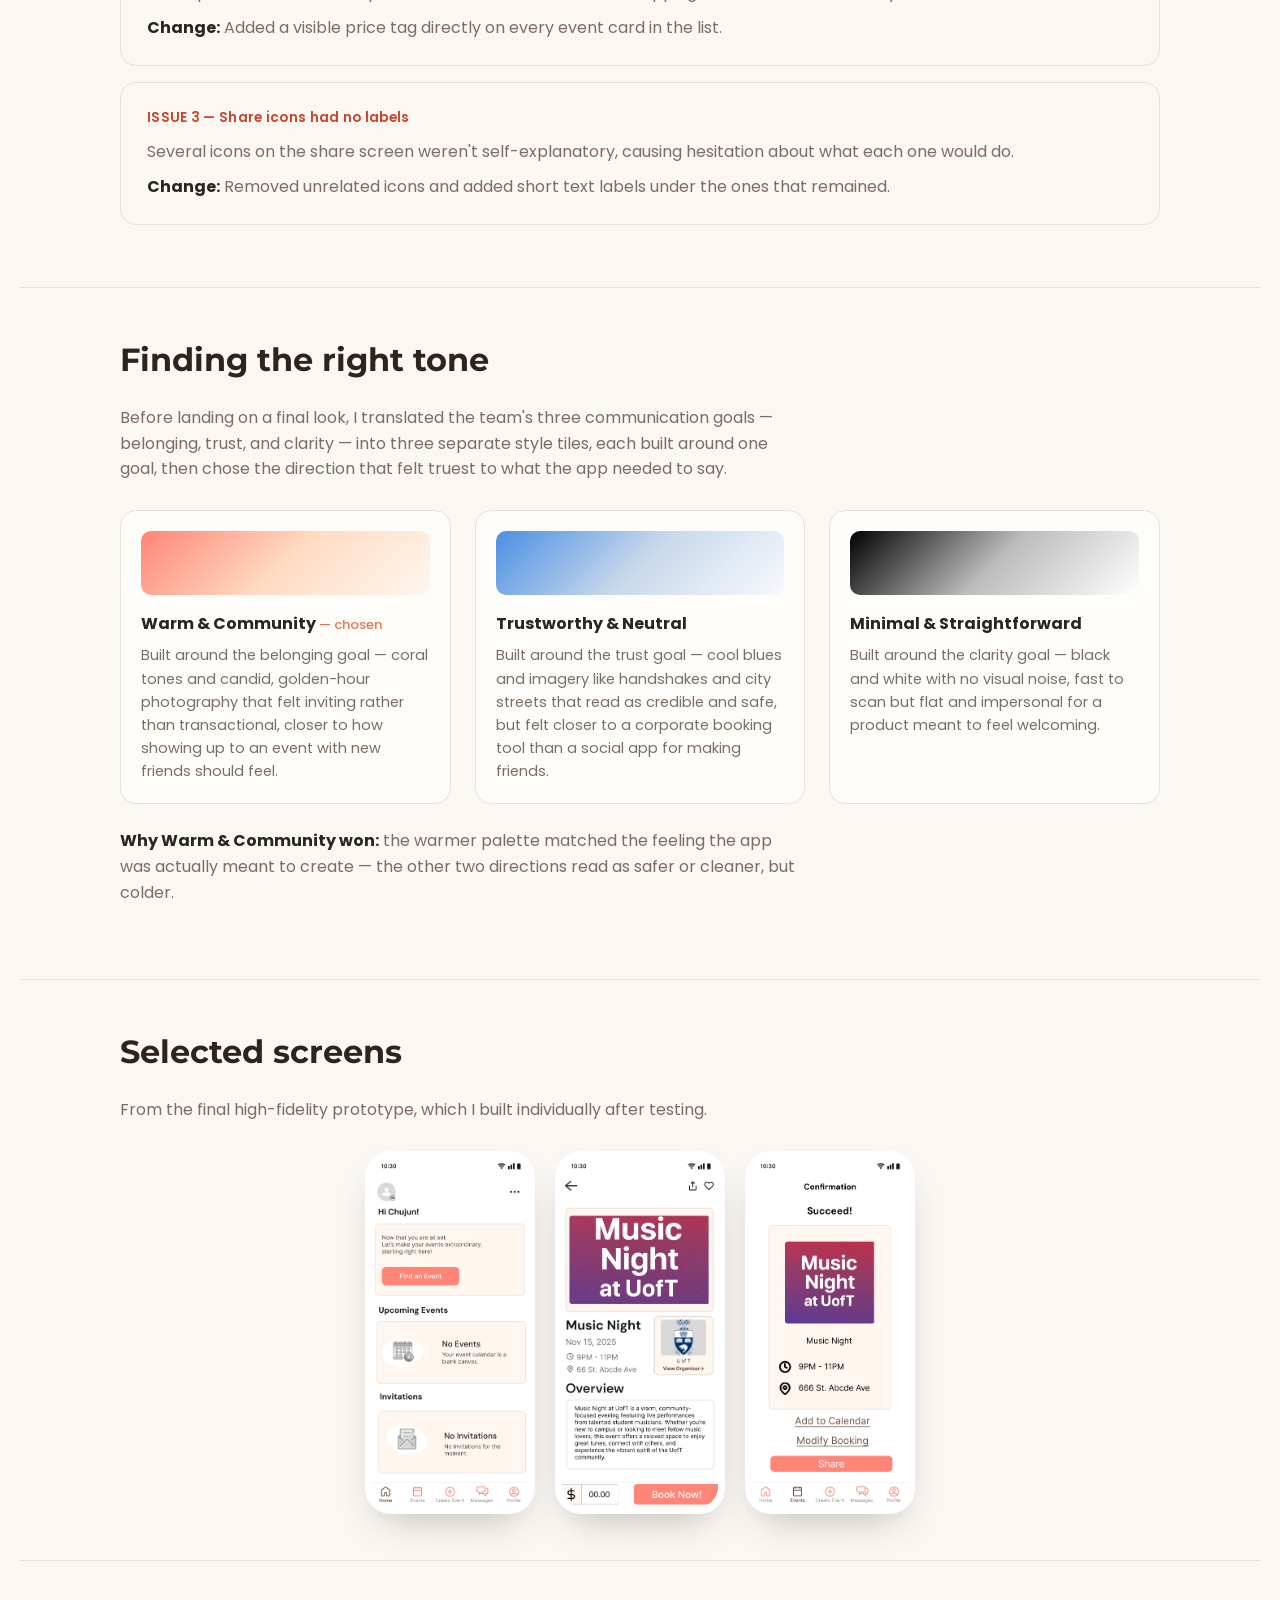
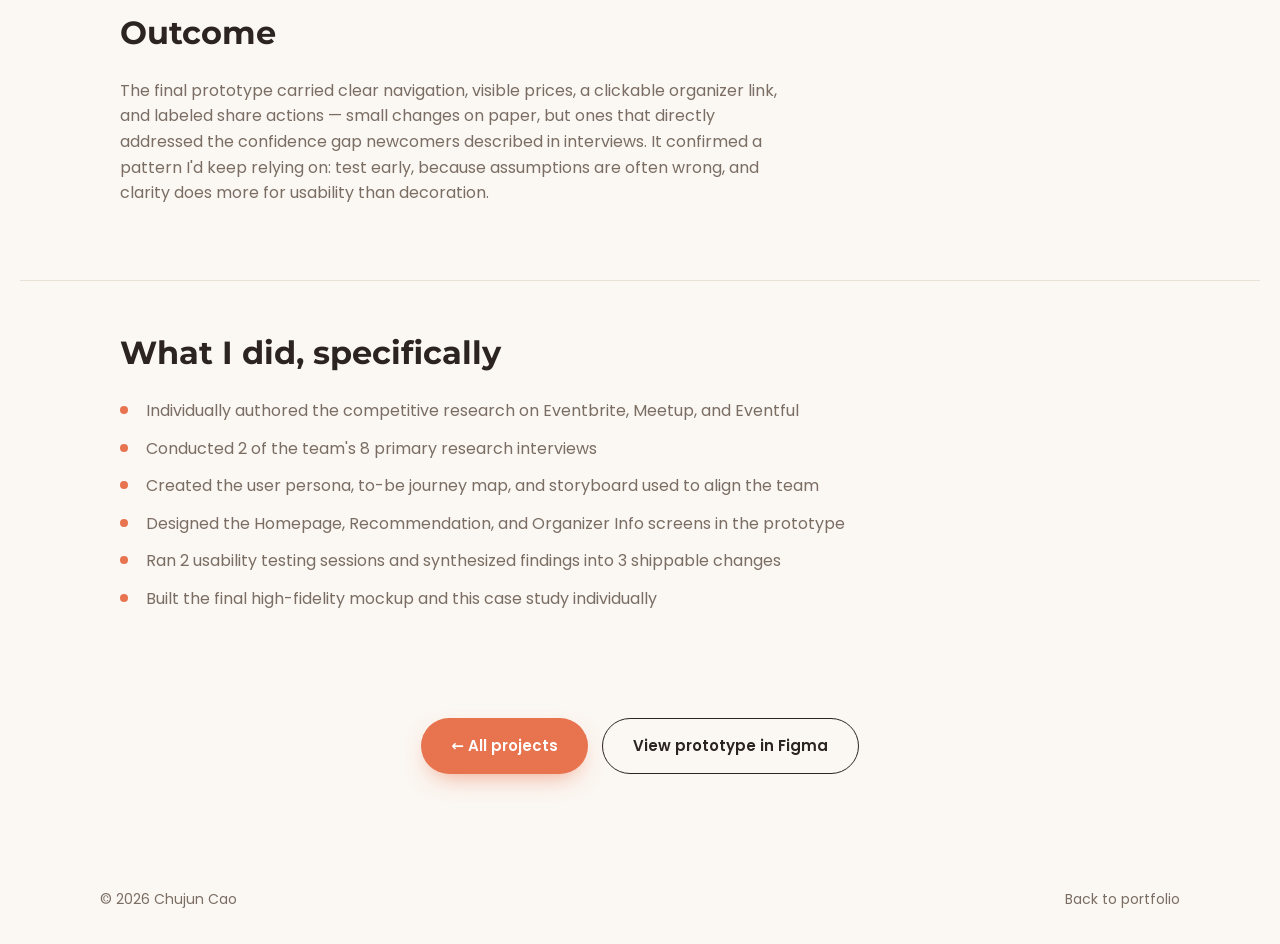
<file: eventjoy.html>
<!DOCTYPE html>
<html lang="en">
<head>
  <meta charset="UTF-8" />
  <meta name="viewport" content="width=device-width, initial-scale=1.0" />
  <title>EventJoy — Case Study · Chujun Cao</title>
  <meta name="description" content="Case study: EventJoy, an event-discovery app helping international students find trustworthy local events." />
  <link rel="icon" href="data:image/svg+xml,%3Csvg xmlns='http://www.w3.org/2000/svg' viewBox='0 0 100 100'%3E%3Ccircle cx='50' cy='50' r='50' fill='%23E8744F'/%3E%3Ctext x='50' y='68' font-family='Georgia,serif' font-size='54' fill='white' text-anchor='middle'%3EC%3C/text%3E%3C/svg%3E" />

  <link rel="preconnect" href="https://fonts.googleapis.com" />
  <link rel="preconnect" href="https://fonts.gstatic.com" crossorigin />
  <link href="https://fonts.googleapis.com/css2?family=Montserrat:wght@500;600;700;800&family=Poppins:wght@300;400;500;600&display=swap" rel="stylesheet" />

  <link rel="stylesheet" href="style.css" />
</head>
<body>

  <!-- ===================== 导航栏 ===================== -->
  <header class="nav" id="top">
    <a class="nav__logo" href="index.html">Chujun&nbsp;Cao</a>
    <nav class="nav__links" aria-label="Primary">
      <a href="index.html#work">Work</a>
      <a href="index.html#about">About</a>
      <a href="index.html#contact">Contact</a>
    </nav>
  </header>

  <main>
    <!-- ===================== CASE STUDY HERO ===================== -->
    <section class="case-hero reveal">
      <a class="back-link" href="index.html#work">← Back to work</a>
      <p class="eyebrow"><span class="dot" aria-hidden="true"></span>EVENT &amp; SOCIAL APP — STUDENT PROJECT (INF1611)</p>
      <h1 class="case-hero__title">EventJoy</h1>
      <p class="case-hero__hook">You just landed in a new city. There's an event tonight that looks interesting — but is it actually safe to go to, alone?</p>
      <div class="case-hero__meta">
        <div><span class="meta-label">Team</span><p>Full team project, individual final mockup</p></div>
        <div><span class="meta-label">My focus</span><p>Competitive research, UI planning, testing, final UI</p></div>
        <div><span class="meta-label">Process</span><p>Research → Prototype → Testing → Iteration</p></div>
      </div>
    </section>

    <!-- ===================== OVERVIEW (problem / solution / role) ===================== -->
    <section class="case-block reveal">
      <div class="case-grid">
        <div class="case-col">
          <p class="case-kicker">PROBLEM</p>
          <p>International students who just arrived in Toronto struggle to find events they
          can trust. Information is scattered across social media, university pages, and
          group chats, making it hard to judge credibility, know what an event will
          actually be like, or feel confident attending alone.</p>
        </div>
        <div class="case-col">
          <p class="case-kicker">SOLUTION</p>
          <p>EventJoy curates local events with clear organizer information, honest event
          details, and visible social reassurance — so a newcomer can judge whether an
          event is trustworthy and right for them before deciding to go.</p>
        </div>
        <div class="case-col">
          <p class="case-kicker">MY ROLE</p>
          <p>This was a full team project spanning six stages: background research, primary
          research, UI planning, prototyping, usability testing, and a final report. I
          authored the competitive research individually, contributed to interviews, UI
          planning, and testing, designed the Homepage, Recommendation, and Organizer
          Info screens, and built the final high-fidelity mockup on my own.</p>
        </div>
      </div>
    </section>

    <!-- ===================== BACKGROUND RESEARCH (individual) ===================== -->
    <section class="case-block reveal">
      <h2 class="case-h2">Where I started: competitive research</h2>
      <p class="case-lead">
        Before any interviews, I analyzed three existing platforms international students
        might already turn to — to see where the real gap was.
      </p>
      <div class="style-row">
        <div class="style-card">
          <p class="style-name">Eventbrite</p>
          <p>An efficient, transactional marketplace — but the grid of competing event
          cards is overwhelming for a newcomer, and it offers no social trust signals.</p>
        </div>
        <div class="style-card">
          <p class="style-name">Meetup</p>
          <p>Community-centered, with attendee counts that build social proof — but
          discovery relies on already knowing what to search for, which a newcomer lacks.</p>
        </div>
        <div class="style-card">
          <p class="style-name">Eventful</p>
          <p>Built entirely for event organizers, not attendees — functionally unusable
          for someone trying to discover something to go to.</p>
        </div>
      </div>
      <p class="case-lead" style="margin-top:24px">
        <strong style="color:var(--dark)">The gap:</strong> no existing product combined
        curated discoverability with real trust signals and community reassurance — which
        became EventJoy's core bet.
      </p>
    </section>

    <!-- ===================== WHO IT'S FOR ===================== -->
    <section class="case-block reveal">
      <h2 class="case-h2">Who we designed for</h2>
      <div class="persona-row" style="grid-template-columns: 1fr;">
        <div class="persona-card">
          <p class="persona-name">Primary persona <span>· Year 2, Arts &amp; Science, age 20</span></p>
          <p>
            From China, two years into living in Toronto, first language Mandarin, on a
            student budget. Regularly attends cultural events — film screenings, art shows,
            live music — and follows university clubs and Toronto event pages on social media
            to keep up with what's happening.
          </p>
          <p style="margin-top:14px">
            She wants an easy way to find out about events in time, ideally with a single,
            simple booking flow — and to go with friends rather than alone. In her own
            words, the hardest part is often just <em>finding out an event exists before it
            sells out</em>, and current apps rarely let her share plans through the tools
            she already uses with friends.
          </p>
        </div>
      </div>
    </section>

    <!-- ===================== PRIMARY RESEARCH (group) ===================== -->
    <section class="case-block reveal">
      <h2 class="case-h2">What 8 interviews told us</h2>
      <p class="case-lead">As a team, we interviewed 8 international students about how they currently find events — I personally conducted 2 of these interviews.</p>
      <ul class="insight-list">
        <li><strong>Trust is scattered, not absent.</strong> Event information exists — across
        social media, university pages, group chats — but nothing helps students judge
        what's actually credible.</li>
        <li><strong>Suitability is hard to judge from a listing.</strong> Vibe, location,
        price, and crowd type are all unclear before students arrive.</li>
        <li><strong>Attending alone is the real barrier.</strong> Many students want a way
        to sense who else might be there before committing to go by themselves.</li>
      </ul>
    </section>

    <!-- ===================== UI PLANNING & MY CONTRIBUTION ===================== -->
    <section class="case-block reveal">
      <h2 class="case-h2">From insight to structure</h2>
      <p class="case-lead">
        The team translated these findings into personas, a journey map, a storyboard, and
        task flows — then wireframes covering the homepage, recommendations, event details,
        organizer info, and booking. <strong style="color:var(--dark)">I personally created
        the persona, the to-be journey map, and the storyboard</strong> used to align the
        team on the user's goals and pain points, and later
        <strong style="color:var(--dark)">designed the Homepage, Recommendation, and
        Organizer Info screens</strong> in the prototype.
      </p>
    </section>

    <!-- ===================== USER TESTING & ITERATION ===================== -->
    <section class="case-block reveal">
      <h2 class="case-h2">Testing it, then fixing it</h2>
      <p class="case-lead">
        The team ran usability testing with 8 international students — I personally
        conducted 2 of these sessions. Three issues stood out clearly enough to act on.
      </p>

      <div class="iteration-card">
        <p class="iteration-issue">ISSUE 1 — Organizer info felt static</p>
        <p>Participants weren't sure the organizer card could be tapped — it looked like a
        rating display, not a link.</p>
        <p class="iteration-change"><strong>Change:</strong> Removed the rating/stars and
        replaced them with a clearly styled "View Organizer →" text link.</p>
      </div>

      <div class="iteration-card">
        <p class="iteration-issue">ISSUE 2 — Prices were hidden until you opened an event</p>
        <p>Participants wanted to compare costs across events without tapping into each
        one individually.</p>
        <p class="iteration-change"><strong>Change:</strong> Added a visible price tag
        directly on every event card in the list.</p>
      </div>

      <div class="iteration-card">
        <p class="iteration-issue">ISSUE 3 — Share icons had no labels</p>
        <p>Several icons on the share screen weren't self-explanatory, causing hesitation
        about what each one would do.</p>
        <p class="iteration-change"><strong>Change:</strong> Removed unrelated icons and
        added short text labels under the ones that remained.</p>
      </div>
    </section>

    <!-- ===================== VISUAL DIRECTION ===================== -->
    <section class="case-block reveal">
      <h2 class="case-h2">Finding the right tone</h2>
      <p class="case-lead">
        Before landing on a final look, I translated the team's three communication
        goals — belonging, trust, and clarity — into three separate style tiles, each
        built around one goal, then chose the direction that felt truest to what the
        app needed to say.
      </p>
      <div class="style-row">
        <div class="style-card">
          <div class="style-swatch" style="background:linear-gradient(135deg,#FF8577,#FFDBC2,#FFF7EF)"></div>
          <p class="style-name">Warm &amp; Community <span>— chosen</span></p>
          <p>Built around the belonging goal — coral tones and candid, golden-hour
          photography that felt inviting rather than transactional, closer to how
          showing up to an event with new friends should feel.</p>
        </div>
        <div class="style-card">
          <div class="style-swatch" style="background:linear-gradient(135deg,#4A90E2,#C8D8EB,#F7F9FC)"></div>
          <p class="style-name">Trustworthy &amp; Neutral</p>
          <p>Built around the trust goal — cool blues and imagery like handshakes and
          city streets that read as credible and safe, but felt closer to a corporate
          booking tool than a social app for making friends.</p>
        </div>
        <div class="style-card">
          <div class="style-swatch" style="background:linear-gradient(135deg,#000000,#BCBCBC,#FFFFFF)"></div>
          <p class="style-name">Minimal &amp; Straightforward</p>
          <p>Built around the clarity goal — black and white with no visual noise, fast
          to scan but flat and impersonal for a product meant to feel welcoming.</p>
        </div>
      </div>
      <p class="case-lead" style="margin-top:24px">
        <strong style="color:var(--dark)">Why Warm &amp; Community won:</strong> the
        warmer palette matched the feeling the app was actually meant to create —
        the other two directions read as safer or cleaner, but colder.
      </p>
    </section>

    <!-- ===================== SCREENS ===================== -->
    <section class="case-block reveal">
      <h2 class="case-h2">Selected screens</h2>
      <p class="case-lead">From the final high-fidelity prototype, which I built individually after testing.</p>
      <div class="case-phones">
        <div class="phone"><img src="images/eventjoy-1.png" alt="EventJoy home screen" onerror="this.closest('.phone').classList.add('phone--empty')" /><span class="phone__hint">eventjoy-1.png</span></div>
        <div class="phone"><img src="images/eventjoy-2.png" alt="EventJoy event detail" onerror="this.closest('.phone').classList.add('phone--empty')" /><span class="phone__hint">eventjoy-2.png</span></div>
        <div class="phone"><img src="images/eventjoy-3.png" alt="EventJoy booking confirmation" onerror="this.closest('.phone').classList.add('phone--empty')" /><span class="phone__hint">eventjoy-3.png</span></div>
      </div>
    </section>

    <!-- ===================== IMPACT ===================== -->
    <section class="case-block reveal">
      <h2 class="case-h2">Outcome</h2>
      <p class="case-lead">
        The final prototype carried clear navigation, visible prices, a clickable organizer
        link, and labeled share actions — small changes on paper, but ones that directly
        addressed the confidence gap newcomers described in interviews. It confirmed a
        pattern I'd keep relying on: test early, because assumptions are often wrong, and
        clarity does more for usability than decoration.
      </p>
    </section>

    <!-- ===================== MY CONTRIBUTION ===================== -->
    <section class="case-block reveal">
      <h2 class="case-h2">What I did, specifically</h2>
      <ul class="contribution-list">
        <li>Individually authored the competitive research on Eventbrite, Meetup, and Eventful</li>
        <li>Conducted 2 of the team's 8 primary research interviews</li>
        <li>Created the user persona, to-be journey map, and storyboard used to align the team</li>
        <li>Designed the Homepage, Recommendation, and Organizer Info screens in the prototype</li>
        <li>Ran 2 usability testing sessions and synthesized findings into 3 shippable changes</li>
        <li>Built the final high-fidelity mockup and this case study individually</li>
      </ul>
    </section>

    <!-- ===================== FOOTER NAV ===================== -->
    <section class="case-nav reveal">
      <a class="btn btn--solid" href="index.html#work">← All projects</a>
      <a class="btn btn--ghost" href="https://www.figma.com/design/3gBIqJvwexzBXPiLOvaZtJ" target="_blank" rel="noopener">View prototype in Figma</a>
    </section>
  </main>

  <footer class="footer">
    <span>© <span id="year"></span> Chujun Cao</span>
    <a href="index.html">Back to portfolio</a>
  </footer>

  <script>
    document.getElementById('year').textContent = new Date().getFullYear();
    const reduce = window.matchMedia('(prefers-reduced-motion: reduce)').matches;
    if (!reduce && 'IntersectionObserver' in window) {
      const io = new IntersectionObserver((entries) => {
        entries.forEach((e) => { if (e.isIntersecting) { e.target.classList.add('is-in'); io.unobserve(e.target); } });
      }, { threshold: 0.1 });
      document.querySelectorAll('.reveal').forEach((el) => io.observe(el));
    } else {
      document.querySelectorAll('.reveal').forEach((el) => el.classList.add('is-in'));
    }
  </script>
</body>
</html>
</file>
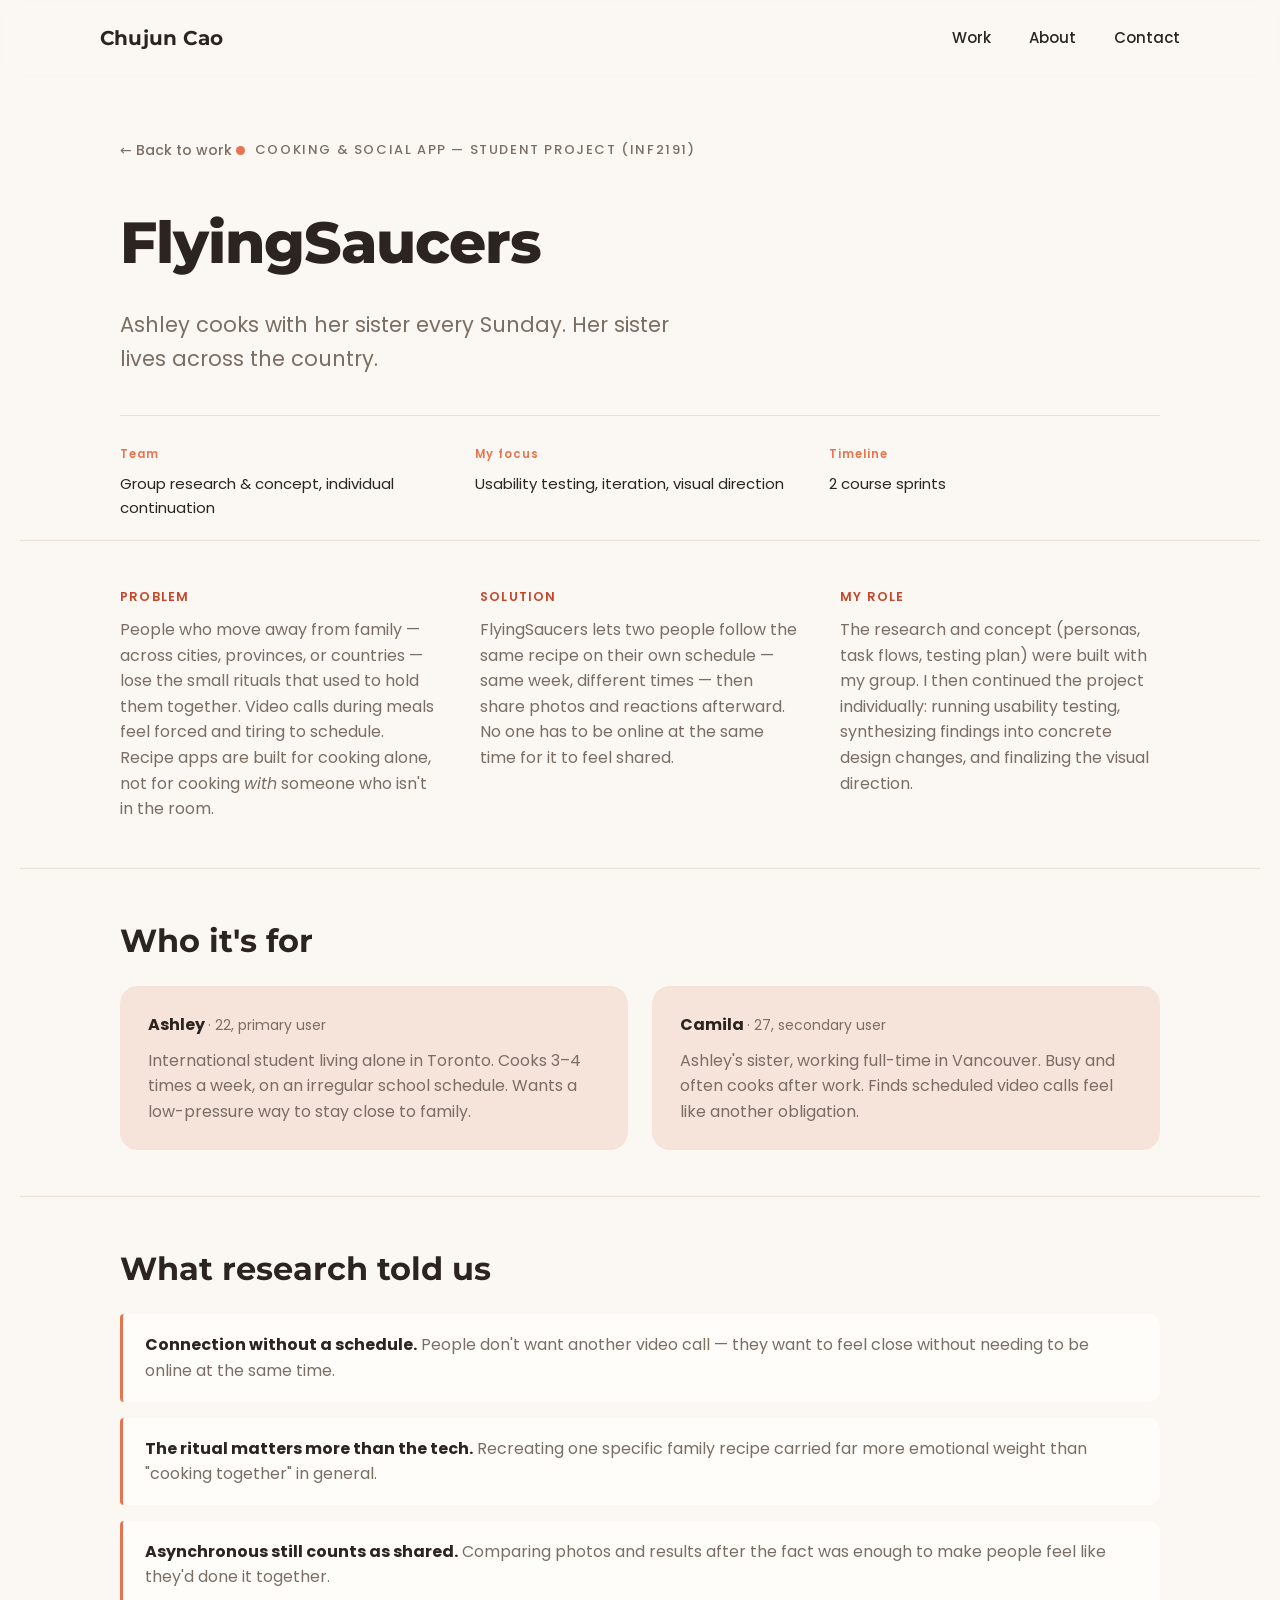
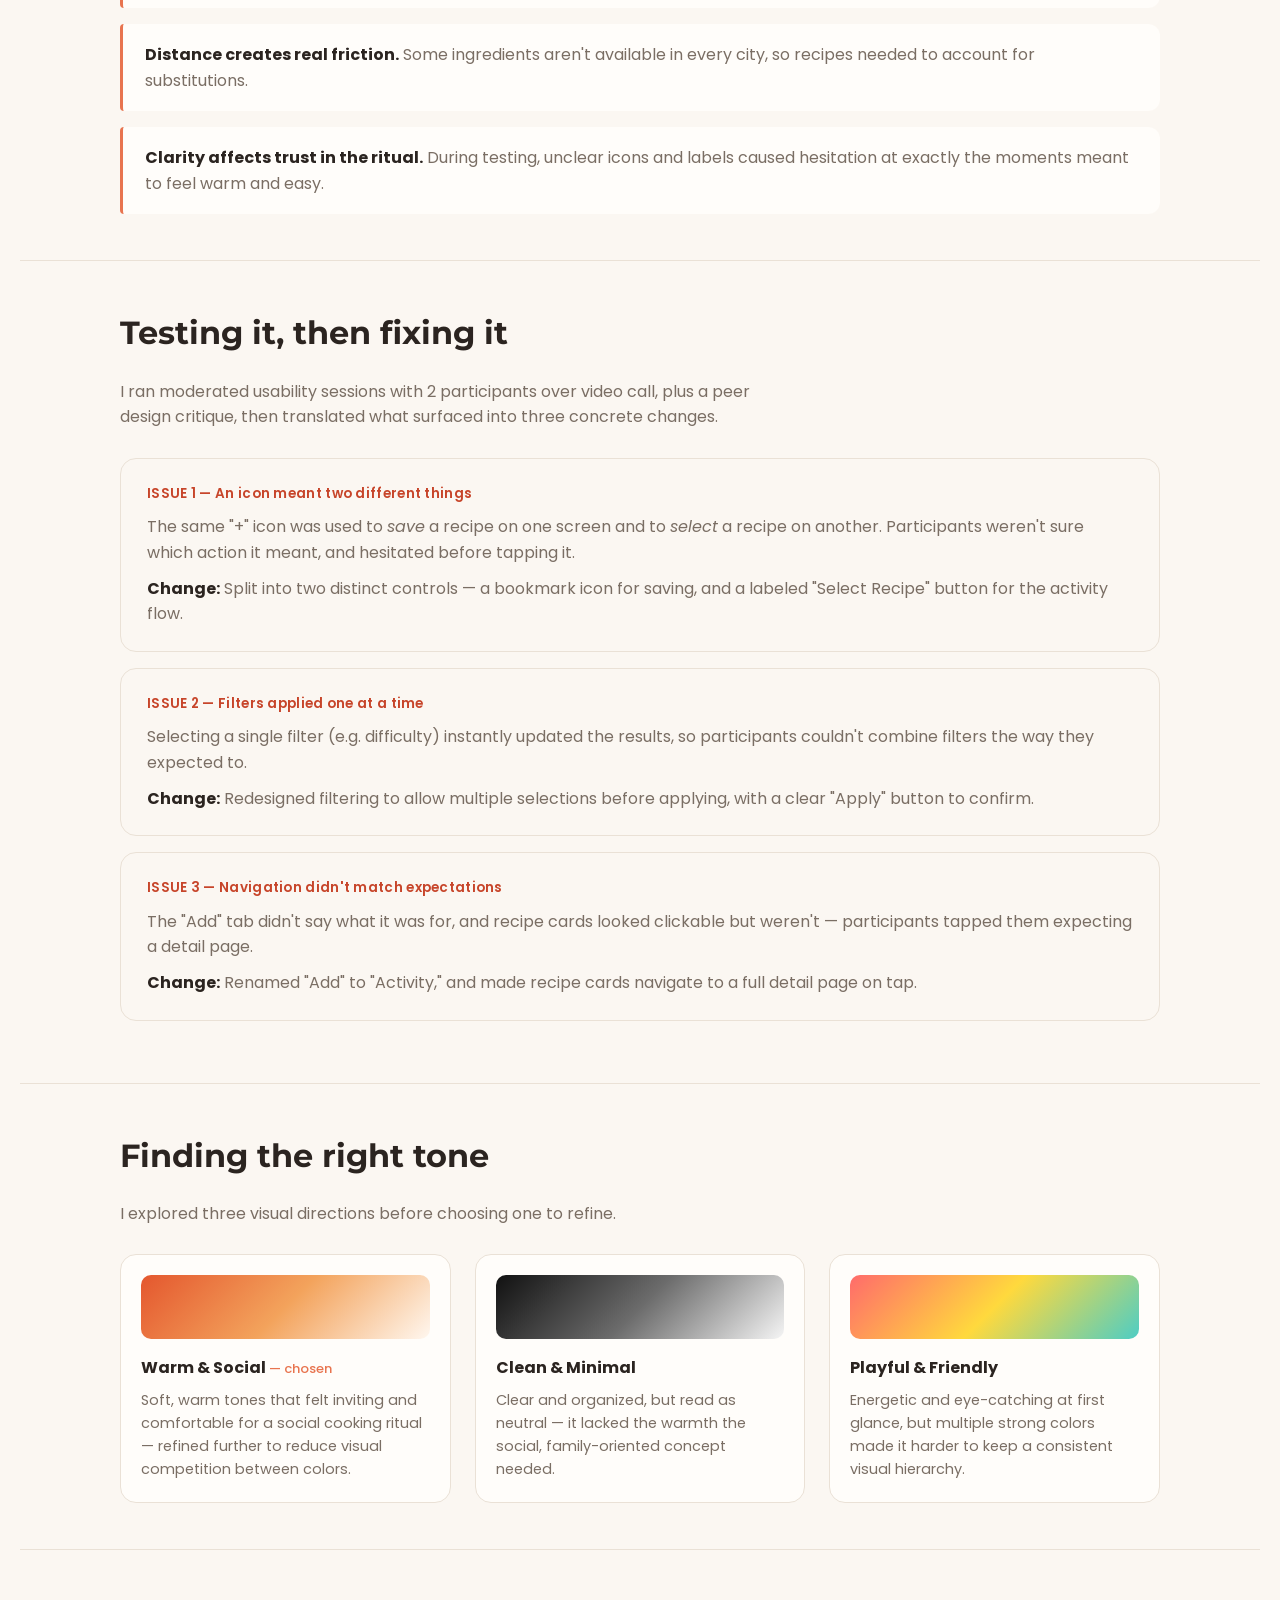
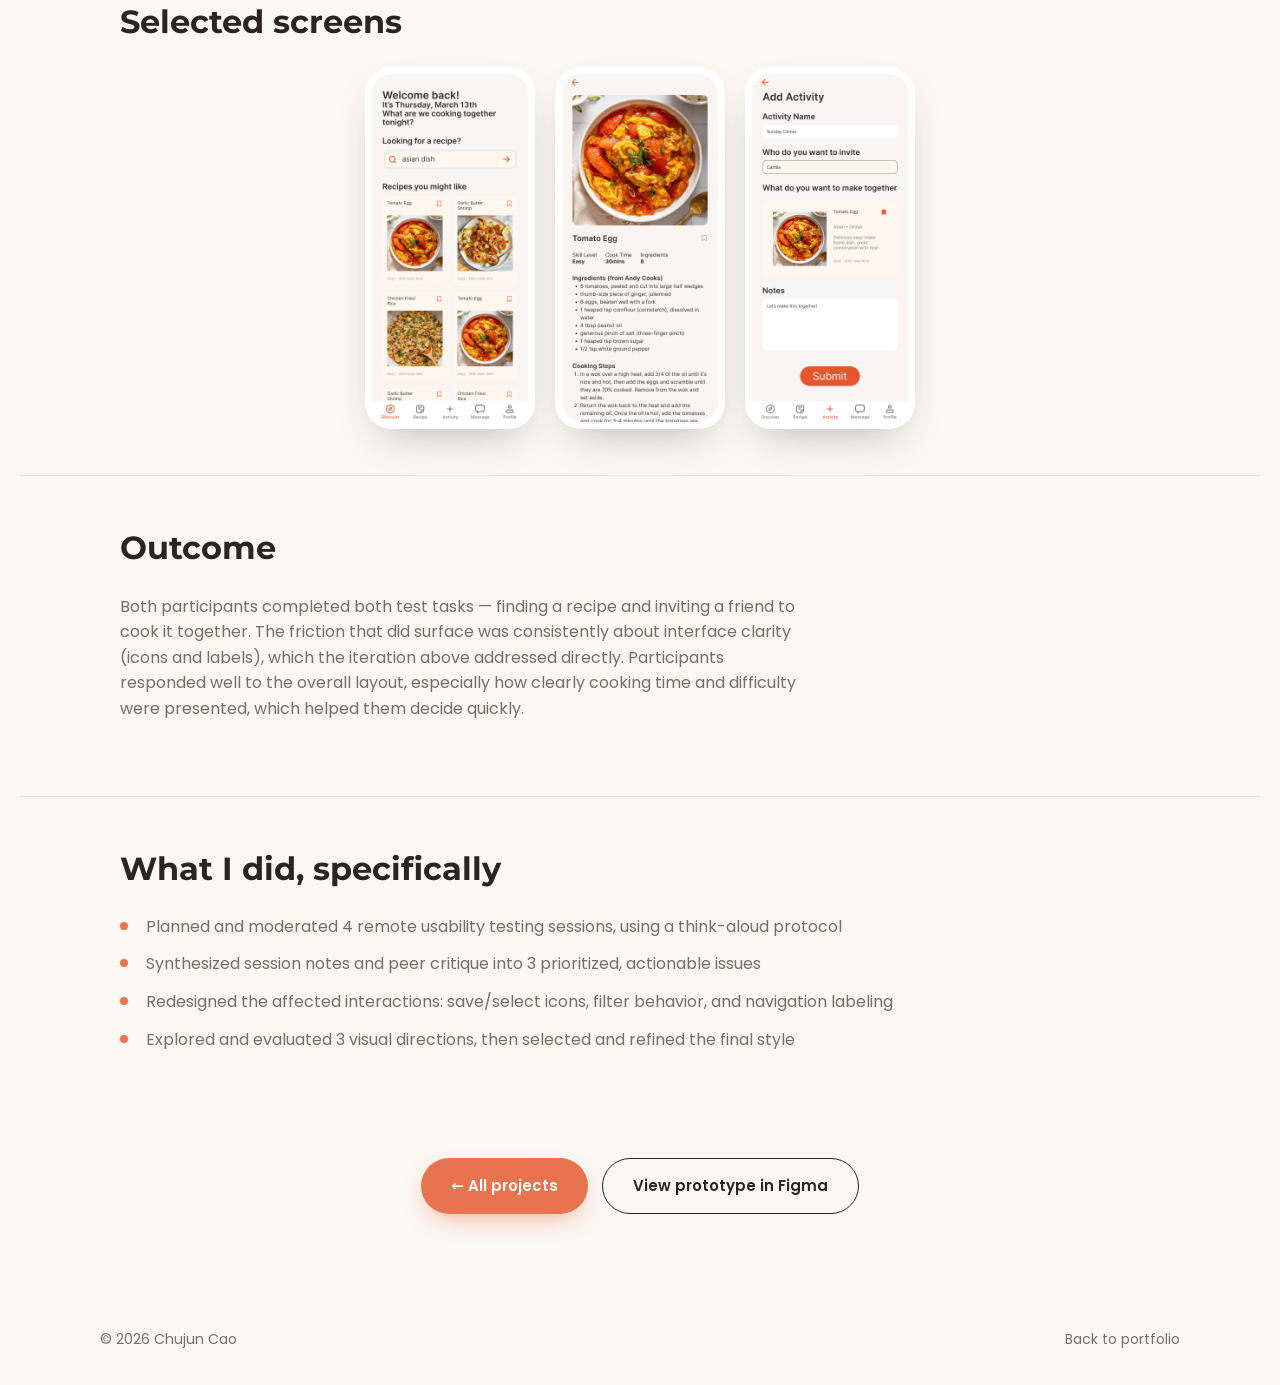
<file: flyingsaucers.html>
<!DOCTYPE html>
<html lang="en">
<head>
  <meta charset="UTF-8" />
  <meta name="viewport" content="width=device-width, initial-scale=1.0" />
  <title>FlyingSaucers — Case Study · Chujun Cao</title>
  <meta name="description" content="Case study: FlyingSaucers, an asynchronous cooking app for staying connected across distance." />
  <link rel="icon" href="data:image/svg+xml,%3Csvg xmlns='http://www.w3.org/2000/svg' viewBox='0 0 100 100'%3E%3Ccircle cx='50' cy='50' r='50' fill='%23E8744F'/%3E%3Ctext x='50' y='68' font-family='Georgia,serif' font-size='54' fill='white' text-anchor='middle'%3EC%3C/text%3E%3C/svg%3E" />

  <link rel="preconnect" href="https://fonts.googleapis.com" />
  <link rel="preconnect" href="https://fonts.gstatic.com" crossorigin />
  <link href="https://fonts.googleapis.com/css2?family=Montserrat:wght@500;600;700;800&family=Poppins:wght@300;400;500;600&display=swap" rel="stylesheet" />

  <link rel="stylesheet" href="style.css" />
</head>
<body>

  <!-- ===================== 导航栏 ===================== -->
  <header class="nav" id="top">
    <a class="nav__logo" href="index.html">Chujun&nbsp;Cao</a>
    <nav class="nav__links" aria-label="Primary">
      <a href="index.html#work">Work</a>
      <a href="index.html#about">About</a>
      <a href="index.html#contact">Contact</a>
    </nav>
  </header>

  <main>
    <!-- ===================== CASE STUDY HERO ===================== -->
    <section class="case-hero reveal">
      <a class="back-link" href="index.html#work">← Back to work</a>
      <p class="eyebrow"><span class="dot" aria-hidden="true"></span>COOKING &amp; SOCIAL APP — STUDENT PROJECT (INF2191)</p>
      <h1 class="case-hero__title">FlyingSaucers</h1>
      <p class="case-hero__hook">Ashley cooks with her sister every Sunday. Her sister lives across the country.</p>
      <div class="case-hero__meta">
        <div><span class="meta-label">Team</span><p>Group research &amp; concept, individual continuation</p></div>
        <div><span class="meta-label">My focus</span><p>Usability testing, iteration, visual direction</p></div>
        <div><span class="meta-label">Timeline</span><p>2 course sprints</p></div>
      </div>
    </section>

    <!-- ===================== OVERVIEW (problem / solution / role) ===================== -->
    <section class="case-block reveal">
      <div class="case-grid">
        <div class="case-col">
          <p class="case-kicker">PROBLEM</p>
          <p>People who move away from family — across cities, provinces, or countries — lose
          the small rituals that used to hold them together. Video calls during meals feel
          forced and tiring to schedule. Recipe apps are built for cooking alone, not for
          cooking <em>with</em> someone who isn't in the room.</p>
        </div>
        <div class="case-col">
          <p class="case-kicker">SOLUTION</p>
          <p>FlyingSaucers lets two people follow the same recipe on their own schedule —
          same week, different times — then share photos and reactions afterward. No one
          has to be online at the same time for it to feel shared.</p>
        </div>
        <div class="case-col">
          <p class="case-kicker">MY ROLE</p>
          <p>The research and concept (personas, task flows, testing plan) were built with my
          group. I then continued the project individually: running usability testing,
          synthesizing findings into concrete design changes, and finalizing the visual
          direction.</p>
        </div>
      </div>
    </section>

    <!-- ===================== WHO IT'S FOR ===================== -->
    <section class="case-block reveal">
      <h2 class="case-h2">Who it's for</h2>
      <div class="persona-row">
        <div class="persona-card">
          <p class="persona-name">Ashley <span>· 22, primary user</span></p>
          <p>International student living alone in Toronto. Cooks 3–4 times a week, on an
          irregular school schedule. Wants a low-pressure way to stay close to family.</p>
        </div>
        <div class="persona-card">
          <p class="persona-name">Camila <span>· 27, secondary user</span></p>
          <p>Ashley's sister, working full-time in Vancouver. Busy and often cooks after
          work. Finds scheduled video calls feel like another obligation.</p>
        </div>
      </div>
    </section>

    <!-- ===================== KEY INSIGHTS ===================== -->
    <section class="case-block reveal">
      <h2 class="case-h2">What research told us</h2>
      <ul class="insight-list">
        <li><strong>Connection without a schedule.</strong> People don't want another video
        call — they want to feel close without needing to be online at the same time.</li>
        <li><strong>The ritual matters more than the tech.</strong> Recreating one specific
        family recipe carried far more emotional weight than "cooking together" in general.</li>
        <li><strong>Asynchronous still counts as shared.</strong> Comparing photos and
        results after the fact was enough to make people feel like they'd done it together.</li>
        <li><strong>Distance creates real friction.</strong> Some ingredients aren't
        available in every city, so recipes needed to account for substitutions.</li>
        <li><strong>Clarity affects trust in the ritual.</strong> During testing, unclear
        icons and labels caused hesitation at exactly the moments meant to feel warm and easy.</li>
      </ul>
    </section>

    <!-- ===================== ITERATION (before/after) ===================== -->
    <section class="case-block reveal">
      <h2 class="case-h2">Testing it, then fixing it</h2>
      <p class="case-lead">
        I ran moderated usability sessions with 2 participants over video call, plus a peer
        design critique, then translated what surfaced into three concrete changes.
      </p>

      <div class="iteration-card">
        <p class="iteration-issue">ISSUE 1 — An icon meant two different things</p>
        <p>The same "+" icon was used to <em>save</em> a recipe on one screen and to
        <em>select</em> a recipe on another. Participants weren't sure which action it
        meant, and hesitated before tapping it.</p>
        <p class="iteration-change"><strong>Change:</strong> Split into two distinct
        controls — a bookmark icon for saving, and a labeled "Select Recipe" button for the
        activity flow.</p>
      </div>

      <div class="iteration-card">
        <p class="iteration-issue">ISSUE 2 — Filters applied one at a time</p>
        <p>Selecting a single filter (e.g. difficulty) instantly updated the results, so
        participants couldn't combine filters the way they expected to.</p>
        <p class="iteration-change"><strong>Change:</strong> Redesigned filtering to allow
        multiple selections before applying, with a clear "Apply" button to confirm.</p>
      </div>

      <div class="iteration-card">
        <p class="iteration-issue">ISSUE 3 — Navigation didn't match expectations</p>
        <p>The "Add" tab didn't say what it was for, and recipe cards looked clickable but
        weren't — participants tapped them expecting a detail page.</p>
        <p class="iteration-change"><strong>Change:</strong> Renamed "Add" to "Activity,"
        and made recipe cards navigate to a full detail page on tap.</p>
      </div>
    </section>

    <!-- ===================== VISUAL DIRECTION ===================== -->
    <section class="case-block reveal">
      <h2 class="case-h2">Finding the right tone</h2>
      <p class="case-lead">I explored three visual directions before choosing one to refine.</p>
      <div class="style-row">
        <div class="style-card">
          <div class="style-swatch" style="background:linear-gradient(135deg,#E4572E,#F3A35C,#FFF7EF)"></div>
          <p class="style-name">Warm &amp; Social <span>— chosen</span></p>
          <p>Soft, warm tones that felt inviting and comfortable for a social cooking
          ritual — refined further to reduce visual competition between colors.</p>
        </div>
        <div class="style-card">
          <div class="style-swatch" style="background:linear-gradient(135deg,#111111,#6B6B6B,#F5F5F5)"></div>
          <p class="style-name">Clean &amp; Minimal</p>
          <p>Clear and organized, but read as neutral — it lacked the warmth the social,
          family-oriented concept needed.</p>
        </div>
        <div class="style-card">
          <div class="style-swatch" style="background:linear-gradient(135deg,#FF6B6B,#FFD93D,#4ECDC4)"></div>
          <p class="style-name">Playful &amp; Friendly</p>
          <p>Energetic and eye-catching at first glance, but multiple strong colors made
          it harder to keep a consistent visual hierarchy.</p>
        </div>
      </div>
    </section>

    <!-- ===================== SCREENS ===================== -->
    <section class="case-block reveal">
      <h2 class="case-h2">Selected screens</h2>
      <div class="case-phones">
        <div class="phone"><img src="images/cook-1.png" alt="FlyingSaucers discover screen" onerror="this.closest('.phone').classList.add('phone--empty')" /><span class="phone__hint">cook-1.png</span></div>
        <div class="phone"><img src="images/cook-2.png" alt="FlyingSaucers recipe detail" onerror="this.closest('.phone').classList.add('phone--empty')" /><span class="phone__hint">cook-2.png</span></div>
        <div class="phone"><img src="images/cook-3.png" alt="FlyingSaucers activity invite" onerror="this.closest('.phone').classList.add('phone--empty')" /><span class="phone__hint">cook-3.png</span></div>
      </div>
    </section>

    <!-- ===================== IMPACT ===================== -->
    <section class="case-block reveal">
      <h2 class="case-h2">Outcome</h2>
      <p class="case-lead">
        Both participants completed both test tasks — finding a recipe and inviting a
        friend to cook it together. The friction that did surface was consistently about
        interface clarity (icons and labels), which the iteration above addressed directly.
        Participants responded well to the overall layout, especially how clearly cooking
        time and difficulty were presented, which helped them decide quickly.
      </p>
    </section>

    <!-- ===================== MY CONTRIBUTION ===================== -->
    <section class="case-block reveal">
      <h2 class="case-h2">What I did, specifically</h2>
      <ul class="contribution-list">
        <li>Planned and moderated 4 remote usability testing sessions, using a think-aloud protocol</li>
        <li>Synthesized session notes and peer critique into 3 prioritized, actionable issues</li>
        <li>Redesigned the affected interactions: save/select icons, filter behavior, and navigation labeling</li>
        <li>Explored and evaluated 3 visual directions, then selected and refined the final style</li>
      </ul>
    </section>

    <!-- ===================== FOOTER NAV ===================== -->
    <section class="case-nav reveal">
      <a class="btn btn--solid" href="index.html#work">← All projects</a>
      <a class="btn btn--ghost" href="https://www.figma.com/design/oBxoYxvUvvwLej8vQc99DF" target="_blank" rel="noopener">View prototype in Figma</a>
    </section>
  </main>

  <footer class="footer">
    <span>© <span id="year"></span> Chujun Cao</span>
    <a href="index.html">Back to portfolio</a>
  </footer>

  <script>
    document.getElementById('year').textContent = new Date().getFullYear();
    const reduce = window.matchMedia('(prefers-reduced-motion: reduce)').matches;
    if (!reduce && 'IntersectionObserver' in window) {
      const io = new IntersectionObserver((entries) => {
        entries.forEach((e) => { if (e.isIntersecting) { e.target.classList.add('is-in'); io.unobserve(e.target); } });
      }, { threshold: 0.1 });
      document.querySelectorAll('.reveal').forEach((el) => io.observe(el));
    } else {
      document.querySelectorAll('.reveal').forEach((el) => el.classList.add('is-in'));
    }
  </script>
</body>
</html>
</file>
<file: style.css>
/* =========================================================
   Chujun Cao — Portfolio
   调色板（想整体换色，只改这几行变量即可）
   ========================================================= */
:root {
  --cream:   #FBF7F2;  /* 背景 */
  --dark:    #2B2420;  /* 主文字 */
  --muted:   #7A6E64;  /* 次要文字 */
  --orange:  #E8744F;  /* 主强调色 */
  --deepred: #C7452A;  /* 深强调色 */
  --yellow:  #F4B860;  /* 亮点色 */
  --peach:   #F6E4DA;  /* 项目1底色 */
  --sand:    #F7ECD4;  /* 项目2底色 */
  --line:    #EAE1D6;  /* 分隔线 */

  --maxw: 1240px;
  --pad: 100px;        /* 桌面左右留白 */
  --radius: 24px;

  --font-head: 'Montserrat', system-ui, sans-serif;
  --font-body: 'Poppins', system-ui, sans-serif;
}

* { box-sizing: border-box; }

html { scroll-behavior: smooth; }
@media (prefers-reduced-motion: reduce) { html { scroll-behavior: auto; } }

body {
  margin: 0;
  background: var(--cream);
  color: var(--dark);
  font-family: var(--font-body);
  -webkit-font-smoothing: antialiased;
  line-height: 1.6;
  overflow-x: hidden;
}

img { max-width: 100%; display: block; }

/* 键盘可见焦点（无障碍） */
a:focus-visible, button:focus-visible {
  outline: 2.5px solid var(--deepred);
  outline-offset: 3px;
  border-radius: 4px;
}

/* ---------- 通用小部件 ---------- */
.eyebrow {
  display: inline-flex;
  align-items: center;
  gap: 10px;
  font-size: 13px;
  font-weight: 500;
  letter-spacing: 1.6px;
  color: var(--muted);
  margin: 0 0 20px;
}
.eyebrow--red { color: var(--deepred); }
.eyebrow--light { color: rgba(255,255,255,.75); }

.dot { width: 9px; height: 9px; border-radius: 50%; background: var(--orange); flex: none; }
.dot--light { background: var(--yellow); }

.section-title {
  font-family: var(--font-head);
  font-weight: 800;
  font-size: clamp(30px, 4vw, 42px);
  line-height: 1.14;
  letter-spacing: -0.5px;
  margin: 0;
}

/* ---------- 导航 ---------- */
.nav {
  position: sticky;
  top: 0;
  z-index: 50;
  display: flex;
  align-items: center;
  justify-content: space-between;
  padding: 22px var(--pad);
  background: rgba(251, 247, 242, 0.82);
  backdrop-filter: blur(10px);
  border-bottom: 1px solid transparent;
}
.nav__logo {
  font-family: var(--font-head);
  font-weight: 700;
  font-size: 20px;
  color: var(--dark);
  text-decoration: none;
  letter-spacing: 0.2px;
}
.nav__links { display: flex; gap: 38px; }
.nav__links a {
  font-size: 15px;
  font-weight: 500;
  color: var(--dark);
  text-decoration: none;
  position: relative;
  padding: 4px 0;
}
.nav__links a::after {
  content: "";
  position: absolute;
  left: 0; bottom: 0;
  width: 100%; height: 1.5px;
  background: var(--orange);
  transform: scaleX(0);
  transform-origin: left;
  transition: transform .28s ease;
}
.nav__links a:hover::after { transform: scaleX(1); }

/* ---------- HERO ---------- */
.hero {
  position: relative;
  text-align: center;
  padding: 96px var(--pad) 104px;
  /* 签名细节：一抹从中心散开的暖光 */
  background:
    radial-gradient(680px 380px at 50% 8%, rgba(244,184,96,0.22), transparent 70%),
    radial-gradient(560px 340px at 50% 4%, rgba(232,116,79,0.10), transparent 72%);
}
.hero__title {
  font-family: var(--font-head);
  font-weight: 800;
  font-size: clamp(32px, 4.6vw, 52px);
  line-height: 1.15;
  letter-spacing: -1px;
  margin: 0 auto 24px;
  max-width: 17ch;
}
.hero__sub {
  max-width: 620px;
  margin: 0 auto 34px;
  font-size: clamp(16px, 1.4vw, 18px);
  color: var(--muted);
}
.hero__cta { display: flex; gap: 14px; justify-content: center; flex-wrap: wrap; }

/* ---------- 按钮 ---------- */
.btn {
  display: inline-flex;
  align-items: center;
  padding: 15px 30px;
  border-radius: 40px;
  font-weight: 600;
  font-size: 15px;
  text-decoration: none;
  transition: transform .2s ease, box-shadow .2s ease, background .2s ease;
}
.btn--solid {
  background: var(--orange);
  color: #fff;
  box-shadow: 0 10px 24px -10px rgba(232,116,79,.7);
}
.btn--solid:hover { transform: translateY(-2px); box-shadow: 0 16px 30px -12px rgba(232,116,79,.85); }
.btn--ghost { border: 1.4px solid var(--dark); color: var(--dark); }
.btn--ghost:hover { background: var(--dark); color: var(--cream); transform: translateY(-2px); }

/* ---------- 精选作品 ---------- */
.work { padding: 40px var(--pad) 30px; }
.section-head { margin-bottom: 8px; }

.project {
  display: grid;
  grid-template-columns: 1fr 1fr;
  align-items: center;
  gap: 72px;
  padding: 56px 0;
  border-top: 1px solid var(--line);
}
.project--reverse .project__preview { order: 2; }

/* 预览面板 + 手机 */
.project__preview {
  border-radius: var(--radius);
  padding: 46px 30px;
  min-height: 470px;
  display: flex;
  align-items: center;
  justify-content: center;
  overflow: hidden;
}
.project__preview--peach { background: var(--peach); }
.project__preview--sand  { background: var(--sand); }

.phones { display: flex; align-items: flex-end; gap: 16px; }

/* 分面标签示意图（第三个项目用，代替手机框） */
.facet-preview { display: flex; flex-direction: column; gap: 16px; align-items: center; }
.facet-preview__group { display: flex; flex-wrap: wrap; gap: 8px; justify-content: center; max-width: 260px; }
.facet-chip {
  background: #fff; border: 1px solid var(--line);
  padding: 8px 15px; border-radius: 20px;
  font-size: 13px; font-weight: 600; color: var(--dark);
  box-shadow: 0 6px 14px -8px rgba(43,36,32,.25);
}
.facet-chip--alt { background: var(--dark); color: #fff; border-color: var(--dark); }
.facet-preview__arrow { font-size: 13px; font-weight: 600; letter-spacing: 1px; color: var(--muted); }

.phone {
  position: relative;
  width: 150px;
  aspect-ratio: 150 / 320;
  background: #fff;
  border-radius: 26px;
  padding: 7px;
  box-shadow: 0 18px 40px -18px rgba(43,36,32,.35);
}
.phone--lift { transform: translateY(-26px); z-index: 2; }
.phone img {
  width: 100%; height: 100%;
  object-fit: cover;
  border-radius: 20px;
}
/* 还没放截图时显示的占位提示 */
.phone__hint {
  display: none;
  position: absolute;
  inset: 7px;
  border: 1.5px dashed #cbb8a6;
  border-radius: 20px;
  align-items: center;
  justify-content: center;
  text-align: center;
  padding: 10px;
  font-size: 11px;
  color: #a2917f;
  background: #fff;
}
.phone--empty .phone__hint { display: flex; }
.phone--empty img { display: none; }

/* 项目文字 */
.project__label {
  font-size: 13px;
  font-weight: 500;
  letter-spacing: 1px;
  color: var(--orange);
  margin: 0 0 12px;
}
.project__title {
  font-family: var(--font-head);
  font-weight: 700;
  font-size: clamp(24px, 2.4vw, 30px);
  line-height: 1.2;
  margin: 0 0 16px;
}
.project__desc { color: var(--muted); margin: 0 0 22px; max-width: 46ch; }
.project__role { margin-bottom: 20px; }
.role-label { font-size: 11.5px; font-weight: 600; letter-spacing: 1px; color: var(--dark); }
.project__role p { color: var(--muted); font-size: 15px; margin: 4px 0 0; max-width: 46ch; }

.tags { list-style: none; display: flex; flex-wrap: wrap; gap: 8px; padding: 0; margin: 0 0 24px; }
.tags li {
  background: #fff;
  border: 1px solid var(--line);
  padding: 7px 14px;
  border-radius: 30px;
  font-size: 12.5px;
  font-weight: 500;
  color: var(--dark);
}
.project__link {
  font-weight: 600;
  color: var(--deepred);
  text-decoration: none;
  border-bottom: 1.5px solid transparent;
  transition: border-color .2s ease;
}
.project__link:hover { border-color: var(--deepred); }

/* ---------- 关于 ---------- */
.about { padding: 80px var(--pad); border-top: 1px solid var(--line); }
.about__grid { display: grid; grid-template-columns: 1fr 1.3fr; gap: 72px; align-items: start; }

.about__photo {
  position: relative;
  margin-top: 28px;
  width: 220px;
  aspect-ratio: 4 / 5;
  border-radius: 20px;
  overflow: hidden;
  background: var(--peach);
  box-shadow: 0 18px 40px -20px rgba(43,36,32,.35);
}
.about__photo img { width: 100%; height: 100%; object-fit: cover; object-position: 60% center; }
.about__photo-hint {
  display: none;
  position: absolute; inset: 10px;
  border: 1.5px dashed #cbb8a6; border-radius: 14px;
  align-items: center; justify-content: center; text-align: center;
  padding: 10px; font-size: 12px; color: #a2917f; background: #fff;
}
.about__photo--empty .about__photo-hint { display: flex; }
.about__photo--empty img { display: none; }

.about__body p { color: var(--muted); margin: 0 0 18px; max-width: 60ch; }
.about-hook {
  color: var(--dark) !important;
  font-weight: 600;
  font-size: 19px;
  max-width: 40ch;
}
.facts { margin: 30px 0 0; display: grid; gap: 14px; }
.facts > div { display: grid; grid-template-columns: 120px 1fr; gap: 16px; padding-top: 14px; border-top: 1px solid var(--line); }
.facts dt { font-weight: 600; color: var(--dark); margin: 0; }
.facts dd { margin: 0; color: var(--muted); }

/* ---------- 联系 ---------- */
.contact {
  margin: 0 var(--pad) 0;
  padding: 92px 8%;
  border-radius: 32px;
  text-align: center;
  background:
    radial-gradient(500px 300px at 50% 0%, rgba(244,184,96,.28), transparent 70%),
    var(--dark);
  color: var(--cream);
}
.contact__title {
  font-family: var(--font-head);
  font-weight: 800;
  font-size: clamp(30px, 4.6vw, 48px);
  line-height: 1.12;
  letter-spacing: -0.8px;
  margin: 0 0 30px;
}
.contact__mail {
  display: inline-block;
  font-family: var(--font-head);
  font-weight: 600;
  font-size: clamp(18px, 2.4vw, 26px);
  color: #fff;
  text-decoration: none;
  padding-bottom: 6px;
  border-bottom: 2px solid var(--orange);
  transition: color .2s ease;
}
.contact__mail:hover { color: var(--yellow); }
.contact__note { color: rgba(255,255,255,.65); margin: 24px auto 0; max-width: 44ch; font-size: 15px; }

/* ---------- 页脚 ---------- */
.footer {
  display: flex;
  align-items: center;
  justify-content: space-between;
  padding: 34px var(--pad);
  font-size: 14px;
  color: var(--muted);
}
.footer a { color: var(--muted); text-decoration: none; }
.footer a:hover { color: var(--dark); }

/* ---------- 滚动淡入动画 ---------- */
.reveal { opacity: 0; transform: translateY(22px); transition: opacity .7s ease, transform .7s ease; }
.reveal.is-in { opacity: 1; transform: none; }
@media (prefers-reduced-motion: reduce) {
  .reveal { opacity: 1; transform: none; transition: none; }
}

/* =========================================================
   Case Study 详情页专用样式
   ========================================================= */
.back-link {
  display: inline-block;
  font-size: 14px;
  font-weight: 500;
  color: var(--muted);
  text-decoration: none;
  margin-bottom: 30px;
}
.back-link:hover { color: var(--dark); }

.case-hero { padding: 60px var(--pad) 20px; max-width: var(--maxw); margin: 0 auto; }
.case-hero__title {
  font-family: var(--font-head);
  font-weight: 800;
  font-size: clamp(36px, 5.5vw, 58px);
  letter-spacing: -1px;
  margin: 6px 0 18px;
}
.case-hero__hook {
  font-size: clamp(17px, 1.8vw, 21px);
  color: var(--muted);
  max-width: 46ch;
  margin: 0 0 40px;
}
.case-hero__meta {
  display: grid;
  grid-template-columns: repeat(3, 1fr);
  gap: 24px;
  border-top: 1px solid var(--line);
  padding-top: 24px;
}
.meta-label { font-size: 11.5px; font-weight: 600; letter-spacing: 1px; color: var(--orange); }
.case-hero__meta p { margin: 6px 0 0; color: var(--dark); font-size: 15px; }

.case-block { padding: 46px var(--pad); max-width: var(--maxw); margin: 0 auto; border-top: 1px solid var(--line); }
.case-h2 {
  font-family: var(--font-head);
  font-weight: 700;
  font-size: clamp(24px, 2.6vw, 32px);
  margin: 0 0 20px;
}
.case-lead { color: var(--muted); max-width: 68ch; margin: 0 0 28px; }
.case-kicker { font-size: 12.5px; font-weight: 600; letter-spacing: 1.2px; color: var(--deepred); margin: 0 0 10px; }

.case-grid { display: grid; grid-template-columns: repeat(3, 1fr); gap: 40px; }
.case-col p:not(.case-kicker) { color: var(--muted); margin: 0; }

.persona-row { display: grid; grid-template-columns: 1fr 1fr; gap: 24px; }
.persona-card { background: var(--peach); border-radius: 18px; padding: 26px 28px; }
.persona-name { font-weight: 700; color: var(--dark); margin: 0 0 10px; }
.persona-name span { font-weight: 400; color: var(--muted); font-size: 14px; }
.persona-card p:not(.persona-name) { color: var(--muted); margin: 0; }

.insight-list { list-style: none; padding: 0; margin: 0; display: grid; gap: 16px; }
.insight-list li {
  padding: 18px 22px;
  border-left: 3px solid var(--orange);
  background: #FFFDFA;
  border-radius: 4px 12px 12px 4px;
  color: var(--muted);
}
.insight-list strong { color: var(--dark); }

.iteration-card {
  border: 1px solid var(--line);
  border-radius: 16px;
  padding: 24px 26px;
  margin-bottom: 16px;
}
.iteration-issue { font-weight: 600; color: var(--deepred); font-size: 13.5px; letter-spacing: .3px; margin: 0 0 10px; }
.iteration-card p:not(.iteration-issue) { color: var(--muted); margin: 0 0 10px; }
.iteration-change strong { color: var(--dark); }
.iteration-card p:last-child { margin-bottom: 0; }

.style-row { display: grid; grid-template-columns: repeat(3, 1fr); gap: 24px; }
.style-card { background: #FFFDFA; border: 1px solid var(--line); border-radius: 16px; padding: 20px; }
.style-swatch { height: 64px; border-radius: 10px; margin-bottom: 16px; }
.style-name { font-weight: 700; color: var(--dark); margin: 0 0 8px; }
.style-name span { font-weight: 500; color: var(--orange); font-size: 13px; }
.style-card p:not(.style-name) { color: var(--muted); font-size: 14.5px; margin: 0; }

.case-phones { display: flex; justify-content: center; gap: 20px; flex-wrap: wrap; }
.case-phones .phone { width: 170px; }

.contribution-list { list-style: none; padding: 0; margin: 0; display: grid; gap: 12px; }
.contribution-list li {
  position: relative;
  padding-left: 26px;
  color: var(--muted);
}
.contribution-list li::before {
  content: "";
  position: absolute; left: 0; top: 8px;
  width: 8px; height: 8px; border-radius: 50%;
  background: var(--orange);
}

.case-nav {
  display: flex;
  gap: 14px;
  justify-content: center;
  padding: 60px var(--pad) 80px;
}

@media (max-width: 900px) {
  .case-hero__meta, .case-grid, .persona-row, .style-row { grid-template-columns: 1fr; }
}

/* =========================================================
   IA Case Study 专用样式（导航树对比、测试参与者卡片）
   ========================================================= */
.ia-compare { display: grid; grid-template-columns: 1fr 1fr; gap: 26px; }
.ia-card { border: 1px solid var(--line); border-radius: 18px; padding: 28px 30px; background: #FFFDFA; }
.ia-card__tag { font-size: 12px; font-weight: 600; letter-spacing: 1px; color: var(--orange); margin: 0 0 6px; }
.ia-card--alt .ia-card__tag { color: var(--deepred); }
.ia-card__title { font-family: var(--font-head); font-weight: 700; font-size: 19px; margin: 0 0 18px; }

.ia-card__facets { display: flex; flex-wrap: wrap; gap: 7px; margin: 0 0 22px; }
.facet-pill { background: var(--peach); border-radius: 20px; padding: 5px 13px; font-size: 12px; font-weight: 500; color: var(--dark); }
.ia-card--alt .facet-pill { background: var(--sand); }

.nav-tree { display: grid; gap: 14px; margin: 0 0 20px; }
.nav-branch__label { font-size: 13px; font-weight: 600; color: var(--dark); margin: 0 0 8px; }
.nav-branch__items { display: flex; flex-wrap: wrap; gap: 6px; }
.nav-chip { border: 1px solid var(--line); border-radius: 20px; padding: 4px 12px; font-size: 12px; color: var(--muted); background: #fff; }

.ia-rationale { color: var(--muted); font-size: 14.5px; margin: 0; }

.test-row { display: grid; grid-template-columns: repeat(3, 1fr); gap: 20px; }
.test-card { border: 1px solid var(--line); border-radius: 16px; padding: 22px 24px; background: #FFFDFA; }
.test-card__name { font-weight: 700; color: var(--dark); margin: 0 0 4px; }
.test-card__name span { font-weight: 400; color: var(--muted); font-size: 13px; }
.test-time { display: flex; gap: 22px; margin: 14px 0; }
.test-time div { text-align: center; }
.test-time strong { display: block; font-family: var(--font-head); font-size: 21px; color: var(--orange); }
.test-time em { display: block; font-style: normal; font-size: 10.5px; color: var(--muted); letter-spacing: .4px; margin-top: 2px; }
.test-note { color: var(--muted); font-size: 13.5px; margin: 0; }

@media (max-width: 900px) {
  .ia-compare, .test-row { grid-template-columns: 1fr; }
}

@media (max-width: 900px) {
  :root { --pad: 40px; }
  .project, .about__grid { grid-template-columns: 1fr; gap: 40px; }
  .project--reverse .project__preview { order: 0; }
  .project__info { order: 1; }
  .facts > div { grid-template-columns: 100px 1fr; }
}

@media (max-width: 560px) {
  :root { --pad: 22px; }
  .nav { padding: 16px var(--pad); }
  .nav__links { gap: 20px; }
  .hero { padding: 80px var(--pad) 90px; }
  .phone { width: 120px; }
  .phones { gap: 10px; }
  .contact { margin: 0 var(--pad); padding: 64px 24px; }
  .footer { flex-direction: column; gap: 10px; text-align: center; }
}
</file>
